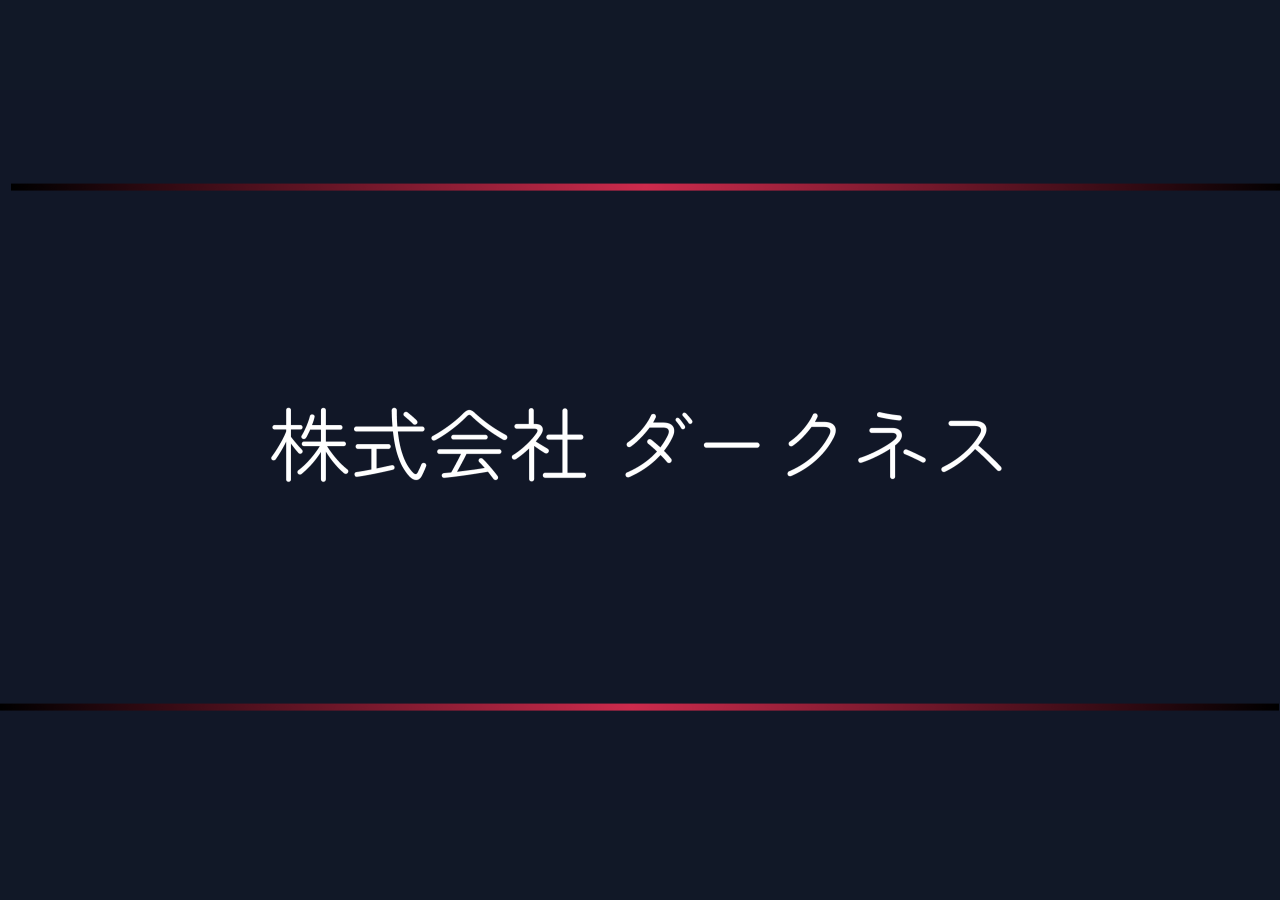
<file: index.html>
<!DOCTYPE html>
<html lang="ja">
<head>
  <meta charset="UTF-8" />
  <meta name="viewport" content="width=device-width, initial-scale=1.0" />
  <title>Dark Pattern Simulator | トップページ</title>
  <link rel="stylesheet" href="./css/home.css" />
</head>
<body class="home-page">
  <main class="home-flow" aria-live="polite">
    <button class="home-screen home-screen-button is-active" type="button" data-screen="title" aria-label="タイトル画面。クリックして次へ">
      <img src="./assets/images/title.png" alt="Dark Pattern Simulator" />
    </button>

    <button class="home-screen home-screen-button" type="button" data-screen="about" aria-label="このサイトについて。クリックして章選択へ">
      <img src="./assets/images/about.png" alt="このサイトについて" />
    </button>

    <section class="home-screen chapter-screen" data-screen="chapters" aria-label="章選択">
      <div class="chapter-artboard">
        <img src="./assets/images/chapters.png" alt="Chapters" />
        <a class="chapter-hit chapter-hit-ec" href="./pages/ec.html" aria-label="Chapter 1 ネットショッピング編を開始"></a>
        <a class="chapter-hit chapter-hit-subscription" href="./pages/subscription.html" aria-label="Chapter 2 サブスク編を開始"></a>
      </div>
    </section>
  </main>
  <script src="./js/home.js"></script>
</body>
</html>
</file>
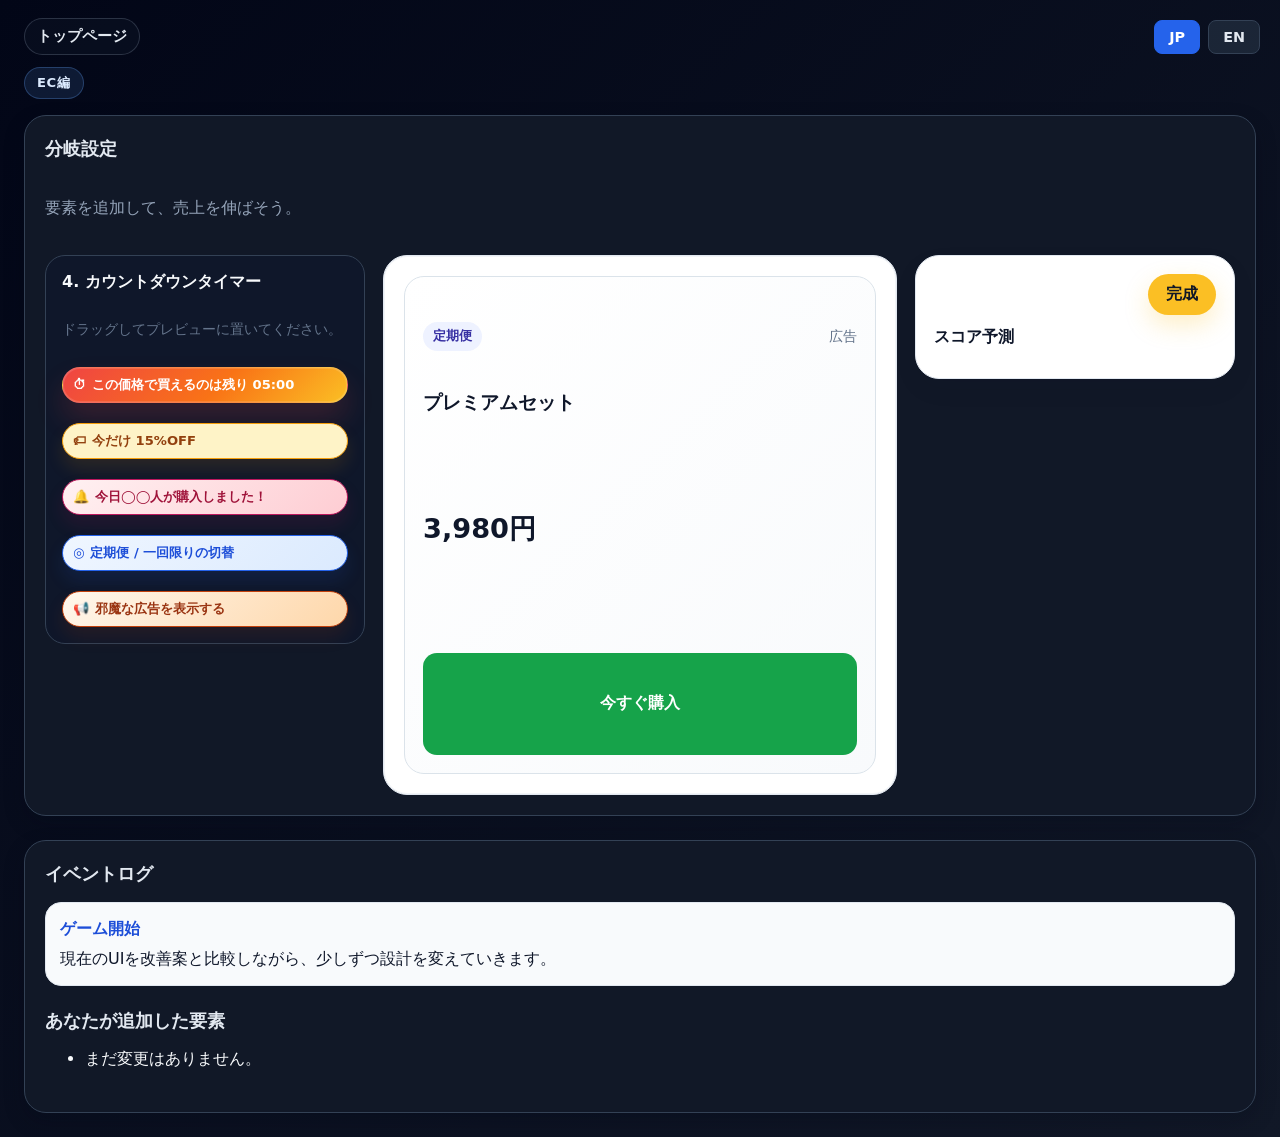
<file: ec.html>
<!DOCTYPE html>
<html lang="ja">
<head>
  <meta charset="UTF-8" />
  <meta name="viewport" content="width=device-width, initial-scale=1.0" />
  <title>Dark Pattern Simulator | EC編</title>
  <link rel="stylesheet" href="./styles.css" />
  <link rel="stylesheet" href="./scenario.css" />
</head>
<body class="scenario-page">
  <div class="branch-shell">
    <div class="scenario-header">
      <a class="scenario-home-link" href="./index.html">トップページ</a>
      <div class="language-toggle">
        <button class="lang-btn active" data-lang="ja">JP</button>
        <button class="lang-btn" data-lang="en">EN</button>
      </div>
    </div>
    <div class="scenario-topline">
      <span class="scenario-badge">EC編</span>
    </div>
    <section class="panel branch-panel">
      <h2 data-text="sectionSettings">分岐設定</h2>
      <p class="section-note" data-text="sectionSettingsNote">要素を追加して、売上を伸ばそう。</p>
      <div class="branch-layout">
        <div class="branch-left">
          <div class="branch-card">
            <h3 data-text="timerLabel">4. カウントダウンタイマー / 15% オフ</h3>
            <p class="timer-drop-hint">ドラッグしてプレビューに置いてください。</p>
            <div id="timerDraggable" class="timer-drag-item timer-placement" data-kind="timer" draggable="true">
              <span>⏱</span>
              <span>この価格で買えるのは残り 05:00</span>
            </div>
            <div id="discountDraggable" class="timer-drag-item timer-placement" data-kind="discount" draggable="true">
              <span>🏷</span>
              <span>今だけ 15%OFF</span>
            </div>
            
            <div id="purchaseNoticeDraggable" class="timer-drag-item timer-placement" data-kind="purchaseNotice" draggable="true">
              <span>🔔</span>
              <span>今日◯◯人が購入しました！</span>
            </div>
            <div id="subscriptionSwitchDraggable" class="timer-drag-item timer-placement" data-kind="subscriptionSwitch" draggable="true">
              <span>◎</span>
              <span>定期便 / 一回限りの切替</span>
            </div>
            <div id="intrusiveAdDraggable" class="timer-drag-item timer-placement" data-kind="intrusiveAd" draggable="true">
              <span>📢</span>
              <span>邪魔な広告を表示する</span>
            </div>
          </div>
        </div>
        <div class="branch-center">
          <div class="branch-preview" id="branchPreview"></div>
        </div>
        <div class="branch-right">
          <div class="branch-score">
            <button type="button" class="finish-button" id="finishMetricsButton" data-text="finishMetrics">完成</button>
            <div class="branch-metrics-content" id="branchMetricsContent">
              <h3 data-text="predictionTitle">スコア予測</h3>
              <div class="branch-chart" id="branchChart"></div>
            </div>
          </div>
        </div>
      </div>
    </section>
  </div>

  <div class="main">
    <section class="panel">
      <div class="panel-sub">
        <h2 data-text="eventLog">イベントログ</h2>
        <div class="log-list" id="logContainer"></div>
      </div>
      <div class="panel-sub">
        <h2 data-text="appliedElements">あなたが追加した要素</h2>
        <ul id="appliedElements"></ul>
      </div>
    </section>
  </div>

  <div class="overlay hidden" id="abOverlay">
    <div class="modal-card" id="abCard"></div>
  </div>
  <div class="overlay hidden" id="messageOverlay">
    <div class="message-card" id="messageCard"></div>
  </div>
  <div class="overlay hidden" id="metricsOverlay">
    <div class="modal-card result-modal">
      <div class="metric-modal-head">
        <h3>Result</h3>
        <button type="button" class="button secondary" id="closeMetricsButton">閉じる</button>
      </div>
      <div id="metricsPopupContent"></div>
    </div>
  </div>

  <script src="./i18n.js"></script>
  <script src="./branch.js"></script>
  <script src="./game.js"></script>
</body>
</html>
</file>
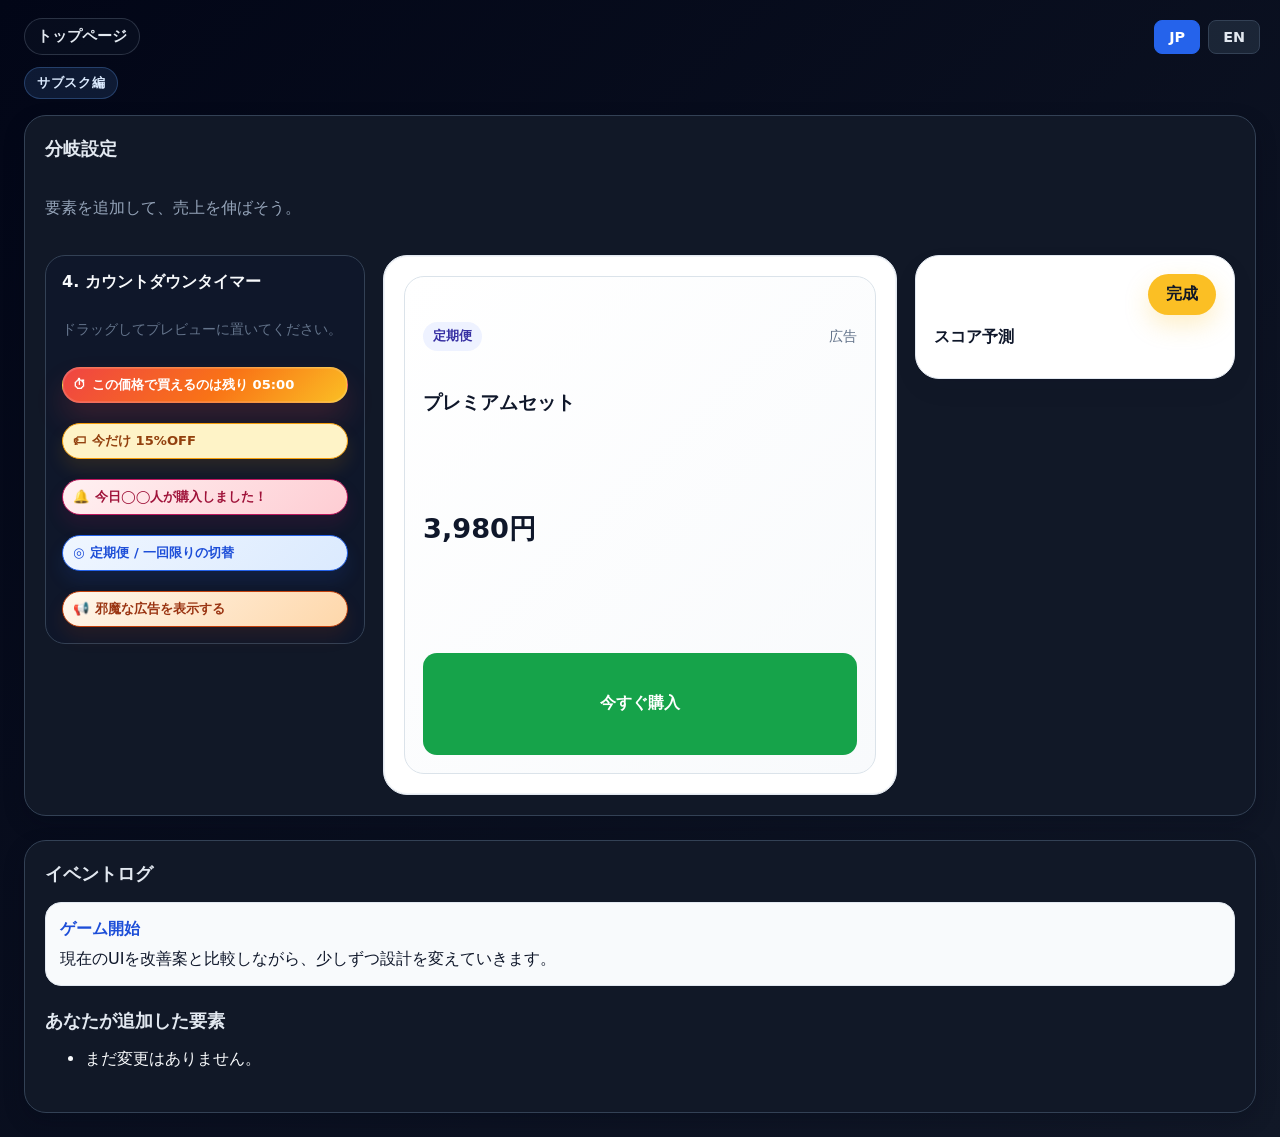
<file: subscription.html>
<!DOCTYPE html>
<html lang="ja">
<head>
  <meta charset="UTF-8" />
  <meta name="viewport" content="width=device-width, initial-scale=1.0" />
  <title>Dark Pattern Simulator | サブスク編</title>
  <link rel="stylesheet" href="./styles.css" />
  <link rel="stylesheet" href="./scenario.css" />
</head>
<body class="scenario-page">
  <div class="branch-shell">
    <div class="scenario-header">
      <a class="scenario-home-link" href="./index.html">トップページ</a>
      <div class="language-toggle">
        <button class="lang-btn active" data-lang="ja">JP</button>
        <button class="lang-btn" data-lang="en">EN</button>
      </div>
    </div>
    <div class="scenario-topline">
      <span class="scenario-badge">サブスク編</span>
    </div>
    <section class="panel branch-panel">
      <h2 data-text="sectionSettings">分岐設定</h2>
      <p class="section-note" data-text="sectionSettingsNote">要素を追加して、売上を伸ばそう。</p>
      <div class="branch-layout">
        <div class="branch-left">
          <div class="branch-card">
            <h3 data-text="timerLabel">4. カウントダウンタイマー / 15% オフ</h3>
            <p class="timer-drop-hint">ドラッグしてプレビューに置いてください。</p>
            <div id="timerDraggable" class="timer-drag-item timer-placement" data-kind="timer" draggable="true">
              <span>⏱</span>
              <span>この価格で買えるのは残り 05:00</span>
            </div>
            <div id="discountDraggable" class="timer-drag-item timer-placement" data-kind="discount" draggable="true">
              <span>🏷</span>
              <span>今だけ 15%OFF</span>
            </div>
            
            <div id="purchaseNoticeDraggable" class="timer-drag-item timer-placement" data-kind="purchaseNotice" draggable="true">
              <span>🔔</span>
              <span>今日◯◯人が購入しました！</span>
            </div>
            <div id="subscriptionSwitchDraggable" class="timer-drag-item timer-placement" data-kind="subscriptionSwitch" draggable="true">
              <span>◎</span>
              <span>定期便 / 一回限りの切替</span>
            </div>
            <div id="intrusiveAdDraggable" class="timer-drag-item timer-placement" data-kind="intrusiveAd" draggable="true">
              <span>📢</span>
              <span>邪魔な広告を表示する</span>
            </div>
          </div>
        </div>
        <div class="branch-center">
          <div class="branch-preview" id="branchPreview"></div>
        </div>
        <div class="branch-right">
          <div class="branch-score">
            <button type="button" class="finish-button" id="finishMetricsButton" data-text="finishMetrics">完成</button>
            <div class="branch-metrics-content" id="branchMetricsContent">
              <h3 data-text="predictionTitle">スコア予測</h3>
              <div class="branch-chart" id="branchChart"></div>
            </div>
          </div>
        </div>
      </div>
    </section>
  </div>

  <div class="main">
    <section class="panel">
      <div class="panel-sub">
        <h2 data-text="eventLog">イベントログ</h2>
        <div class="log-list" id="logContainer"></div>
      </div>
      <div class="panel-sub">
        <h2 data-text="appliedElements">あなたが追加した要素</h2>
        <ul id="appliedElements"></ul>
      </div>
    </section>
  </div>

  <div class="overlay hidden" id="abOverlay">
    <div class="modal-card" id="abCard"></div>
  </div>
  <div class="overlay hidden" id="messageOverlay">
    <div class="message-card" id="messageCard"></div>
  </div>
  <div class="overlay hidden" id="metricsOverlay">
    <div class="modal-card result-modal">
      <div class="metric-modal-head">
        <h3>Result</h3>
        <button type="button" class="button secondary" id="closeMetricsButton">閉じる</button>
      </div>
      <div id="metricsPopupContent"></div>
    </div>
  </div>

  <script src="./i18n.js"></script>
  <script src="./branch.js"></script>
  <script src="./game.js"></script>
</body>
</html>
</file>
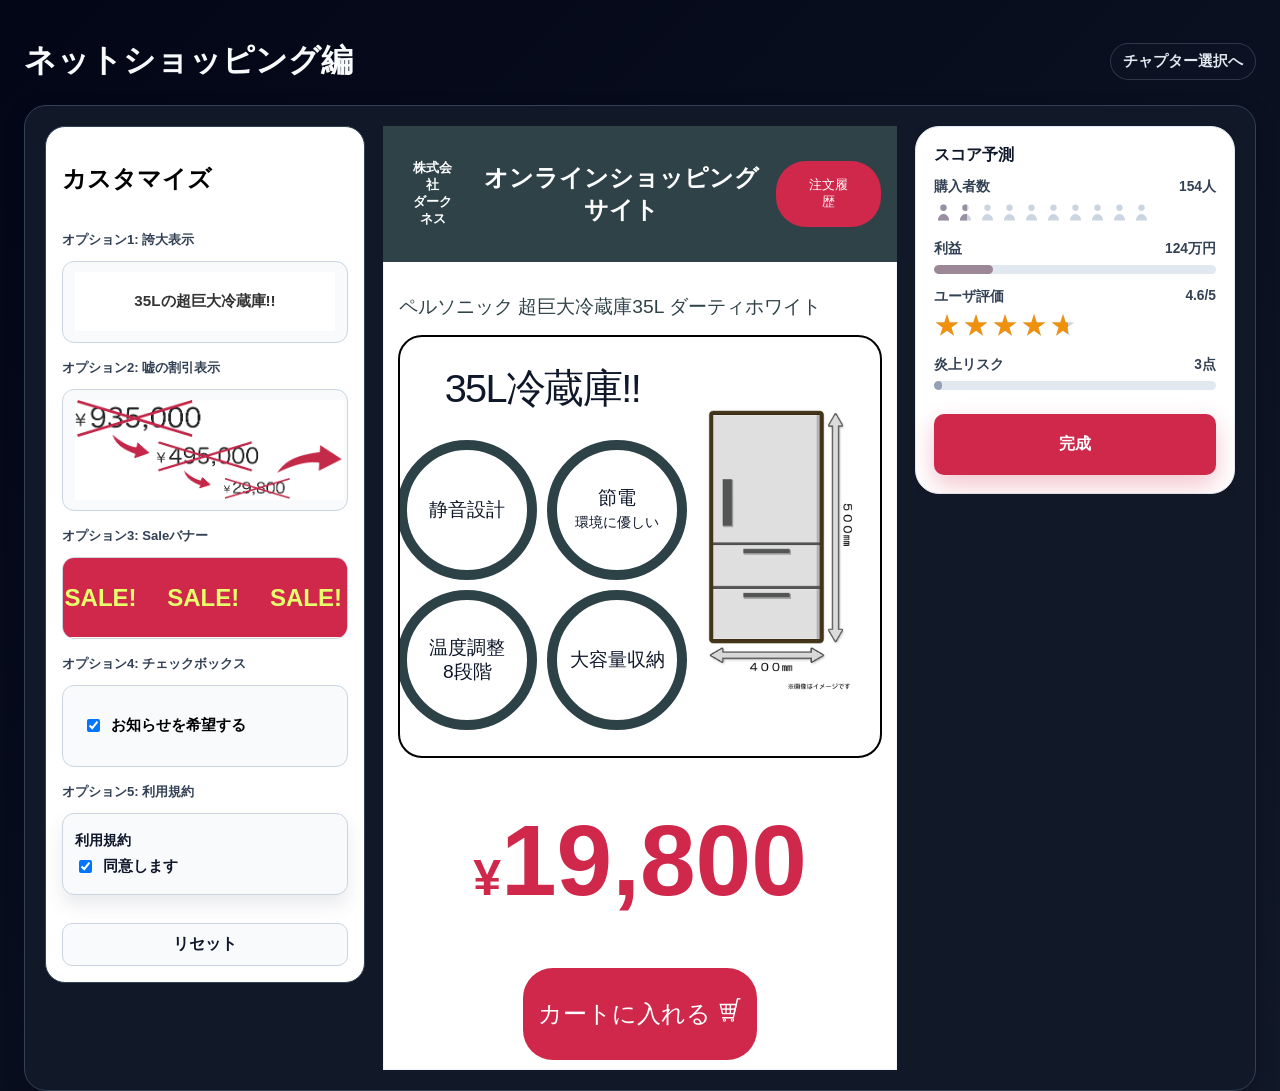
<file: pages/ec.html>
<!DOCTYPE html>
<html lang="ja">
<head>
  <meta charset="UTF-8" />
  <meta name="viewport" content="width=device-width, initial-scale=1.0" />
  <title>Dark Pattern Simulator | EC編</title>
  <link rel="stylesheet" href="../css/styles.css" />
  <link rel="stylesheet" href="../css/ec.css" />

  <link rel="preconnect" href="https://fonts.googleapis.com">
  <link rel="preconnect" href="https://fonts.gstatic.com" crossorigin>
  <link href="https://fonts.googleapis.com/css2?family=Inter:ital,opsz,wght@0,14..32,100..900;1,14..32,100..900&family=Kosugi+Maru&family=Zen+Maru+Gothic&display=swap" rel="stylesheet">

  
</head>
<body class="scenario-page ec-page">
  <div class="branch-shell">
    <header class="scenario-header">
      <h1 data-text="scenarioTitle">ネットショッピング編</h1>
      <a class="scenario-home-link" href="../index.html#chapters">チャプター選択へ</a>
    </header>
    <section class="panel branch-panel">
      <div class="branch-layout">
        <div class="branch-left">
          <div class="branch-card">
            <h2>カスタマイズ</h2>

            <section>オプション1: 誇大表示</section>
            <div id="timerDraggable" class="item" back data-kind="timer" draggable="true">
              <div class="custom-preview">
                <h4 style="color: #333;">35Lの超巨大冷蔵庫!!</h4>
              </div>
            </div>

            <section>オプション2: 嘘の割引表示</section>
            <div id="discountDraggable" class="item" background="white" data-kind="discount" draggable="true">
              <img src="../assets/images/discount.png"  height="100" style="background: white;" alt="割引バッジ" />
            </div>
            
            <section>オプション3: Saleバナー</section>
            <div id="saleBadgeDraggable" class="item" data-kind="saleBadge" draggable="true">
              <div class="sale-badge" >
                <p> SALE! SALE! SALE! </p> 
              </div>
            </div>

            <section>オプション4: チェックボックス</section>
            <div id="subscriptionSwitchDraggable" class="item" data-kind="subscriptionSwitch" draggable="true">
              <label class="option-mini-check">
                <div></div>
                <input type="checkbox" checked />
                <span>お知らせを希望する</span>
              </label>
            </div>

            <section>オプション5: 利用規約</section>
            <div id="termsDraggable" class="item" data-kind="terms" draggable="true">
              <div>利用規約</div>
              <label class="option-mini-check">
                <input type="checkbox" checked />
                <span>同意します</span>
              </label>
            </div>
          </div>
        </div>


        <div class="branch-center">
          <div class="branch-preview" id="branchPreview"></div>
        </div>


        <div class="branch-right">
          <div class="branch-score">
            <div class="branch-metrics-content" id="branchMetricsContent">
              <h3 data-text="predictionTitle">スコア予測</h3>
              <div class="branch-chart" id="branchChart"></div>
              <button type="button" class="finish-button" id="finishMetricsButton" data-text="finishMetrics">完成</button>
            </div>
          </div>
        </div>
      </div>
    </section>
  </div>

  <div class="overlay hidden" id="abOverlay">
    <div class="modal-card" id="abCard"></div>
  </div>
  <div class="overlay hidden" id="messageOverlay">
    <div class="message-card" id="messageCard"></div>
  </div>
  <div class="overlay hidden" id="metricsOverlay">
    <div class="modal-card result-modal">
      <div class="metric-modal-head">
        <h3>Result</h3>
        <div class="metric-modal-actions">
          <a class="button result-chapter-link result-chapter-link-subscription" href="./subscription.html">サブスク編へ</a>
          <button type="button" class="button secondary" id="closeMetricsButton">閉じる</button>
        </div>
      </div>
      <div id="metricsPopupContent"></div>
    </div>
  </div>

  <!--
     <div class="language-toggle">
        <button class="lang-btn active" data-lang="ja">JP</button>
        <button class="lang-btn" data-lang="en">EN</button>
      </div>
  -->

  <script src="../js/i18n.js"></script>
  <script src="../js/branch.js"></script>
  <script src="../js/game.js"></script>
</body>
</html>
</file>
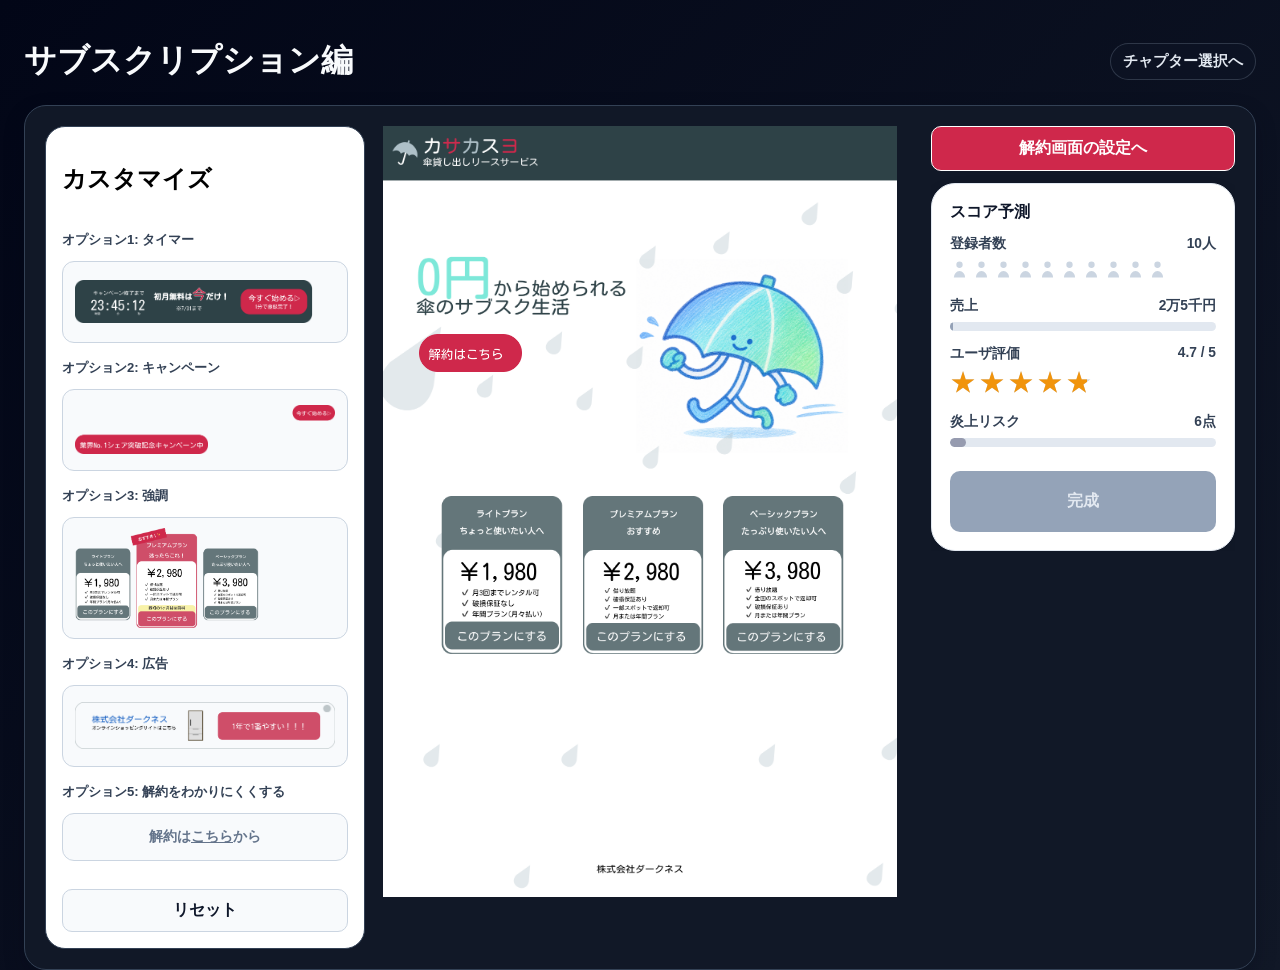
<file: pages/subscription.html>
<!DOCTYPE html>
<html lang="ja">
<head>
  <meta charset="UTF-8">
  <meta name="viewport" content="width=device-width, initial-scale=1.0">
  <title>Dark Pattern Simulator | サブスク編</title>
  <link rel="stylesheet" href="../css/styles.css">
  <link rel="stylesheet" href="../css/subscription.css">
  <link rel="preconnect" href="https://fonts.googleapis.com">
  <link rel="preconnect" href="https://fonts.gstatic.com" crossorigin>
  <link href="https://fonts.googleapis.com/css2?family=Inter:wght@400;700;800&family=Kosugi+Maru&display=swap" rel="stylesheet">
</head>
<body class="scenario-page subscription-page">
  <div class="branch-shell">
    <header class="scenario-header">
      <h1>サブスクリプション編</h1>
      <a class="scenario-home-link" href="../index.html#chapters">チャプター選択へ</a>
    </header>
    <section class="panel branch-panel">
      <div class="branch-layout">
        <div class="branch-left">
          <div class="branch-card subscription-options" id="subscriptionOptions"></div>
        </div>
        <div class="branch-center"><div class="branch-preview subscription-preview" id="branchPreview" aria-label="サブスクサービスのプレビュー"></div></div>
        <div class="branch-right"><button type="button" class="screen-switch-button" id="screenToggleButton">解約画面の設定へ</button><div class="branch-score"><div class="branch-metrics-content"><h3>スコア予測</h3><div class="branch-chart" id="branchChart"></div><button type="button" class="finish-button" id="finishMetricsButton" disabled>完成</button></div></div></div>
      </div>
    </section>
  </div>
  <div class="overlay hidden" id="metricsOverlay"><div class="modal-card result-modal"><div class="metric-modal-head"><h3>Result</h3><div class="metric-modal-actions"><a class="button result-chapter-link result-chapter-link-ec" href="./ec.html">ネットショッピング編へ</a><button type="button" class="button secondary" id="closeMetricsButton">閉じる</button></div></div><div id="metricsPopupContent"></div></div></div>
  <script src="../js/subscription.js"></script>
</body>
</html>
</file>
<file: css/home.css>
:root { background: #111827; }
* { box-sizing: border-box; }
body.home-page { margin: 0; min-height: 100vh; overflow: hidden; background: #111827; }
.home-flow { position: relative; width: 100vw; height: 100vh; }
.home-screen { position: absolute; inset: 0; display: grid; place-items: center; width: 100%; height: 100%; padding: 0; border: 0; background: #111827; opacity: 0; visibility: hidden; pointer-events: none; transition: opacity 480ms ease, visibility 0s linear 480ms; }
.home-screen.is-active { opacity: 1; visibility: visible; pointer-events: auto; transition: opacity 480ms ease; }
.home-screen img { display: block; width: min(100vw, calc(100vh * 1.7777778)); height: min(100vh, calc(100vw / 1.7777778)); object-fit: contain; user-select: none; }
.home-screen-button { cursor: pointer; }
.home-screen-button:focus-visible { outline: 4px solid #fff; outline-offset: -8px; }
.chapter-screen { position: absolute; }
.chapter-artboard { position: relative; width: min(100vw, calc(100vh * 1.7777778)); aspect-ratio: 16 / 9; }
.chapter-artboard img { width: 100%; height: 100%; pointer-events: none; }
.chapter-hit { position: absolute; left: 7.7%; width: 84.6%; height: 31.7%; border-radius: 2%; }
.chapter-hit-ec { top: 22.5%; }
.chapter-hit-subscription { top: 56.5%; }
.chapter-hit:focus-visible { outline: 4px solid #fff; outline-offset: -4px; }
</file>
<file: styles.css>
:root {
      --bg: #000000;
      --panel: #111827;
      --border: #334155;
      --text: #f8fafc;
      --muted: #94a3b8;
      --accent: #64748b;
      --danger: #fb923c;
      --success: #cbd5e1;
      --warning: #fbbf24;
      --card: #111827;
      --shadow: 0 12px 30px rgba(2,6,23,0.35);
      font-family: Inter, ui-sans-serif, system-ui, sans-serif;
    }
    * {
      box-sizing: border-box;
    }
    body {
      margin: 0;
      min-height: 100vh;
      background: linear-gradient(135deg, #020617 0%, #111827 100%);
      color: var(--text);
    }
    button, .card {
      font: inherit;
    }
    .top-bar {
      display: none;
    }
    .stat-pill {
      background: var(--panel);
      border: 1px solid var(--border);
      border-radius: 14px;
      padding: 12px 14px;
      display: flex;
      flex-direction: column;
      gap: 4px;
      box-shadow: var(--shadow);
    }
    .stat-pill strong {
      font-size: 0.92rem;
      color: var(--muted);
      font-weight: 600;
    }
    .stat-pill .value {
      font-size: 1.15rem;
      font-weight: 700;
    }
    .main {
      display: grid;
      grid-template-columns: 1fr;
      gap: 18px;
      padding: 24px;
    }
    .branch-shell {
      padding: 24px 24px 0;
    }
    .branch-panel {
      display: grid;
      gap: 18px;
    }
    .branch-layout {
      display: grid;
      grid-template-columns: minmax(280px, 320px) minmax(0, 1fr) minmax(260px, 320px);
      gap: 18px;
      align-items: start;
    }
    .branch-left {
      display: grid;
      gap: 12px;
    }
    .branch-center {
      display: flex;
      justify-content: center;
    }
    .branch-right {
      display: grid;
      gap: 12px;
      align-content: start;
    }
    .branch-card {
      background: #0f172a;
      border: 1px solid #334155;
      border-radius: 20px;
      padding: 16px;
      display: grid;
      gap: 12px;
    }
    .branch-card h3 {
      margin: 0;
      font-size: 1rem;
    }
    .branch-options {
      display: flex;
      flex-wrap: wrap;
      gap: 8px;
    }
    .branch-option {
      border: 1px solid #334155;
      background: #111827;
      color: #e2e8f0;
      border-radius: 999px;
      padding: 8px 12px;
      font-weight: 700;
      cursor: pointer;
      transition: transform 0.2s ease, background 0.2s ease, border-color 0.2s ease;
    }
    .branch-option:hover {
      transform: translateY(-1px);
    }
    .branch-option.active {
      background: #2563eb;
      border-color: #2563eb;
      color: white;
    }
    .branch-preview {
      width: 100%;
      min-height: 60vh;
      max-width: 760px;
      background: #ffffff;
      border: 1px solid #e2e8f0;
      border-radius: 24px;
      padding: 20px;
      display: grid;
      gap: 14px;
      color: #0f172a;
      box-shadow: inset 0 0 0 1px rgba(148,163,184,0.12);
      overflow: auto;
    }
    .branch-preview.drag-over {
      border-color: #2563eb;
      box-shadow: 0 0 0 3px rgba(37,99,235,0.15);
    }
    .branch-preview-head {
      display: flex;
      justify-content: space-between;
      align-items: center;
      gap: 12px;
      flex-wrap: wrap;
    }
    .branch-preview-pill {
      display: inline-flex;
      align-items: center;
      border-radius: 999px;
      padding: 6px 10px;
      background: #eff6ff;
      color: #1d4ed8;
      font-size: 0.78rem;
      font-weight: 800;
      letter-spacing: 0.06em;
      text-transform: uppercase;
    }
    .branch-preview-card {
      position: relative;
      border: 1px solid #dbe3ea;
      border-radius: 20px;
      padding: 18px;
      display: grid;
      gap: 12px;
      background: linear-gradient(135deg, #ffffff 0%, #f8fafc 100%);
    }
    .branch-preview-card .preview-top {
      display: flex;
      justify-content: space-between;
      align-items: center;
      gap: 8px;
      flex-wrap: wrap;
    }
    .branch-preview-card .preview-tag {
      display: inline-flex;
      padding: 6px 10px;
      border-radius: 999px;
      background: #eef2ff;
      color: #3730a3;
      font-weight: 800;
      font-size: 0.8rem;
    }
    .branch-preview-card .preview-subtle {
      color: #64748b;
      font-size: 0.9rem;
    }
    .social-proof-popup {
      position: absolute;
      top: 14px;
      right: 14px;
      max-width: min(250px, calc(100% - 28px));
      background: linear-gradient(135deg, #fff7ed 0%, #fde68a 100%);
      border: 1px solid #f59e0b;
      border-radius: 16px;
      padding: 10px 12px;
      box-shadow: 0 18px 30px rgba(180, 83, 9, 0.18);
      display: grid;
      gap: 4px;
      z-index: 3;
      animation: social-proof-pop 2.8s ease-in-out infinite;
    }
    .social-proof-badge {
      display: inline-flex;
      width: fit-content;
      border-radius: 999px;
      padding: 3px 8px;
      background: #dc2626;
      color: white;
      font-size: 0.7rem;
      font-weight: 800;
      letter-spacing: 0.08em;
      text-transform: uppercase;
    }
    .social-proof-text {
      color: #7c2d12;
      font-size: 0.95rem;
      font-weight: 900;
      line-height: 1.2;
    }
    .social-proof-subtext {
      color: #92400e;
      font-size: 0.74rem;
      font-weight: 700;
      line-height: 1.3;
    }
    .intrusive-ad-banner {
      border: 1px solid #d97706;
      border-radius: 16px;
      padding: 12px 14px;
      background: linear-gradient(135deg, #fff7ed 0%, #fed7aa 100%);
      display: grid;
      gap: 4px;
      box-shadow: 0 14px 26px rgba(217, 119, 6, 0.16);
      position: relative;
      overflow: hidden;
    }
    .intrusive-ad-banner::after {
      content: '';
      position: absolute;
      top: -18px;
      right: -18px;
      width: 86px;
      height: 86px;
      border-radius: 50%;
      background: rgba(255,255,255,0.22);
      filter: blur(1px);
    }
    .intrusive-ad-label {
      display: inline-flex;
      width: fit-content;
      border-radius: 999px;
      padding: 4px 8px;
      background: #1d4ed8;
      color: #fff;
      font-size: 0.7rem;
      font-weight: 900;
      letter-spacing: 0.08em;
      text-transform: uppercase;
    }
    .intrusive-ad-copy {
      color: #7c2d12;
      font-size: 0.96rem;
      font-weight: 900;
      line-height: 1.35;
      max-width: 24ch;
    }
    .intrusive-ad-note {
      color: #92400e;
      font-size: 0.74rem;
      font-weight: 700;
    }
    .purchase-mode-switch {
      display: grid;
      grid-template-columns: repeat(2, minmax(0, 1fr));
      gap: 10px;
      align-items: stretch;
    }
    .purchase-mode-button {
      appearance: none;
      border: 1px solid #cbd5e1;
      background: linear-gradient(135deg, #ffffff 0%, #f8fafc 100%);
      color: #0f172a;
      border-radius: 16px;
      padding: 12px 14px;
      display: flex;
      align-items: center;
      gap: 8px;
      justify-content: flex-start;
      font-weight: 800;
      cursor: pointer;
      transition: transform 0.2s ease, border-color 0.2s ease, box-shadow 0.2s ease, background 0.2s ease;
    }
    .purchase-mode-button:hover,
    .purchase-mode-button:focus-visible {
      transform: translateY(-1px);
      border-color: #2563eb;
      box-shadow: 0 10px 20px rgba(37, 99, 235, 0.12);
      outline: none;
    }
    .purchase-mode-button.active {
      border-color: #2563eb;
      background: linear-gradient(135deg, #eff6ff 0%, #dbeafe 100%);
      box-shadow: 0 12px 24px rgba(37, 99, 235, 0.14);
    }
    .purchase-mode-dot {
      color: #2563eb;
      font-size: 0.84rem;
      flex-shrink: 0;
    }
    .purchase-mode-note {
      min-height: 1.1em;
      color: #b45309;
      font-size: 0.74rem;
      font-weight: 700;
      margin-top: -2px;
      opacity: 0;
      transition: opacity 0.2s ease;
    }
    .purchase-mode-note.visible {
      opacity: 1;
    }
    @keyframes social-proof-pop {
      0%, 100% { transform: translateY(0); }
      50% { transform: translateY(-4px); }
    }
    @media (max-width: 720px) {
      .social-proof-popup {
        position: static;
        max-width: none;
      }
      .purchase-mode-switch {
        grid-template-columns: 1fr;
      }
    }
    .subscription-callout {
      position: relative;
      width: 100%;
      display: grid;
      gap: 0;
      text-align: left;
      border: 1px solid transparent;
      border-radius: 18px;
      padding: 6px 10px;
      background: #f8fafc;
      color: #0f172a;
      cursor: pointer;
      transition: transform 0.2s ease, box-shadow 0.2s ease, border-color 0.2s ease, background 0.2s ease;
    }
    .subscription-callout:hover,
    .subscription-callout:focus-visible {
      transform: translateY(-1px);
      border-color: #dbe3ea;
    }
    .subscription-callout.selected {
      border-color: #dbe3ea;
      box-shadow: 0 8px 18px rgba(15, 23, 42, 0.08);
    }
    .subscription-callout .subscription-change-mark {
      position: absolute;
      top: 6px;
      right: 6px;
      width: 22px;
      height: 22px;
      border-radius: 999px;
      display: grid;
      place-items: center;
      background: #ffffff;
      color: #2563eb;
      font-size: 0.78rem;
      font-weight: 900;
      box-shadow: 0 4px 10px rgba(37, 99, 235, 0.14);
      opacity: 0;
      transform: scale(0.92);
      transition: opacity 0.2s ease, transform 0.2s ease, background 0.2s ease, color 0.2s ease;
    }
    .subscription-callout.selected .subscription-change-mark {
      opacity: 1;
      transform: scale(1);
    }
    .subscription-callout .subscription-callout-label {
      font-size: 0.76rem;
      font-weight: 900;
      letter-spacing: 0.08em;
      text-transform: uppercase;
      color: #2563eb;
    }
    .subscription-callout .subscription-callout-text {
      line-height: 1.25;
      color: #334155;
      font-size: 0.92rem;
      font-weight: 600;
    }
    .subscription-callout.clear {
      background: linear-gradient(135deg, #eff6ff 0%, #ffffff 100%);
      padding: 6px 10px;
    }
    .subscription-callout.clear.selected {
      border-color: #93c5fd;
    }
    .subscription-callout.clear .subscription-callout-text {
      font-size: 1rem;
      font-weight: 800;
      color: #0f172a;
    }
    .subscription-callout.clear .subscription-change-mark {
      background: #2563eb;
      color: #ffffff;
    }
    .subscription-callout.hidden {
      background: #f8fafc;
      padding: 6px 10px;
    }
    .subscription-callout.hidden.selected {
      border-color: #e2e8f0;
    }
    .subscription-callout.hidden .subscription-callout-text {
      font-size: 0.92rem;
      color: #64748b;
      font-weight: 500;
      line-height: 1.25;
    }
    .subscription-callout.hidden .subscription-change-mark {
      background: #e2e8f0;
      color: #64748b;
    }
    .scenario-page .branch-shell {
      padding-top: 18px;
    }
    .scenario-header {
      display: flex;
      justify-content: space-between;
      align-items: center;
      gap: 12px;
      margin-bottom: 12px;
      flex-wrap: wrap;
    }
    .scenario-topline {
      display: flex;
      justify-content: space-between;
      align-items: center;
      gap: 12px;
      margin-bottom: 16px;
      flex-wrap: wrap;
    }
    .scenario-badge {
      display: inline-flex;
      align-items: center;
      border-radius: 999px;
      padding: 6px 12px;
      background: rgba(96, 165, 250, 0.12);
      color: #dbeafe;
      border: 1px solid rgba(96, 165, 250, 0.28);
      font-size: 0.82rem;
      font-weight: 800;
      letter-spacing: 0.05em;
    }
    .scenario-home-link {
      color: #e2e8f0;
      text-decoration: none;
      font-size: 0.92rem;
      font-weight: 700;
      padding: 8px 12px;
      border: 1px solid rgba(148, 163, 184, 0.25);
      border-radius: 999px;
      background: rgba(15, 23, 42, 0.4);
      transition: transform 0.2s ease, border-color 0.2s ease, background 0.2s ease;
    }
    .scenario-home-link:hover,
    .scenario-home-link:focus-visible {
      transform: translateY(-1px);
      border-color: rgba(96, 165, 250, 0.5);
      background: rgba(30, 41, 59, 0.65);
      outline: none;
    }
    .home-title {
      font-family: Zen Maru Gothic;
      font-weight: 400;
      font-style: Regular;
      font-size: 80px;
      line-height: 100%;
      letter-spacing: 0%;
      text-align: center;
      color: #FFFFFF;
    }
    .home-page {
      display: flex;
      align-items: stretch;
      justify-content: center;
      padding: 28px 20px 36px;
      background:
        radial-gradient(circle at top left, rgba(96, 165, 250, 0.18), transparent 30%),
        radial-gradient(circle at top right, rgba(251, 191, 36, 0.14), transparent 24%),
        linear-gradient(135deg, #020617 0%, #0f172a 52%, #111827 100%);
    }
    .home-shell {
      width: min(1120px, 100%);
      display: grid;
      gap: 20px;
    }
    .home-hero::before,
    .home-hero::after {
      content: '';
      position: absolute;
      border-radius: 999px;
      pointer-events: none;
      filter: blur(2px);
    }
    .home-hero::before {
      width: 180px;
      height: 180px;
      top: -40px;
      right: -20px;
      background: rgba(96, 165, 250, 0.16);
    }
    .home-hero::after {
      width: 220px;
      height: 220px;
      bottom: -110px;
      left: -40px;
      background: rgba(251, 191, 36, 0.14);
    }
    .home-hero-grid {
      position: relative;
      z-index: 1;
      display: grid;
      grid-template-columns: minmax(0, 1.4fr) minmax(280px, 0.9fr);
      gap: 20px;
      align-items: end;
    }
    .home-kicker {
      margin: 0 0 10px;
      color: #93c5fd;
      font-size: 0.82rem;
      font-weight: 800;
      letter-spacing: 0.16em;
      text-transform: uppercase;
    }
    .home-title {
      margin: 0;
      font-size: clamp(2.2rem, 4vw, 4.4rem);
      line-height: 0.98;
      letter-spacing: -0.04em;
    }
    .home-copy {
      margin: 18px 0 0;
      max-width: 60ch;
      color: #cbd5e1;
      font-size: 1rem;
      line-height: 1.8;
    }
    .home-actions {
      margin-top: 22px;
      display: flex;
      flex-wrap: wrap;
      gap: 12px;
    }
    .home-action {
      display: inline-flex;
      align-items: center;
      justify-content: center;
      gap: 10px;
      min-height: 48px;
      padding: 0 18px;
      border-radius: 999px;
      font-weight: 800;
      text-decoration: none;
      transition: transform 0.2s ease, box-shadow 0.2s ease, border-color 0.2s ease, background 0.2s ease;
    }
    .home-action.primary {
      color: #0f172a;
      background: linear-gradient(135deg, #f8fafc, #dbeafe);
      box-shadow: 0 14px 28px rgba(148, 163, 184, 0.18);
    }
    .home-action.secondary {
      color: #e2e8f0;
      border: 1px solid rgba(148, 163, 184, 0.25);
      background: rgba(15, 23, 42, 0.45);
    }
    .home-action:hover,
    .home-action:focus-visible {
      transform: translateY(-1px);
      outline: none;
    }
    .home-meta-panel {
      border-radius: 24px;
      border: 1px solid rgba(148, 163, 184, 0.22);
      background: rgba(15, 23, 42, 0.55);
      padding: 18px;
      display: grid;
      gap: 12px;
      backdrop-filter: blur(8px);
    }
    .home-meta-label {
      margin: 0;
      color: #93c5fd;
      font-size: 0.82rem;
      font-weight: 800;
      letter-spacing: 0.08em;
      text-transform: uppercase;
    }
    .home-meta-list {
      margin: 0;
      padding: 0;
      list-style: none;
      display: grid;
      gap: 10px;
    }
    .home-meta-list li {
      display: flex;
      gap: 10px;
      align-items: flex-start;
      color: #e2e8f0;
      line-height: 1.5;
    }
    .home-meta-list li::before {
      content: '•';
      color: #fbbf24;
      font-weight: 900;
    }
    .entry-grid {
      display: grid;
      grid-template-columns: repeat(2, minmax(0, 1fr));
      gap: 18px;
    }
    .entry-card {
      position: relative;
      overflow: hidden;
      display: grid;
      gap: 12px;
      min-height: 240px;
      padding: 22px;
      border-radius: 24px;
      border: 1px solid rgba(148, 163, 184, 0.22);
      background: linear-gradient(180deg, rgba(17, 24, 39, 0.94), rgba(15, 23, 42, 0.9));
      color: #f8fafc;
      text-decoration: none;
      box-shadow: 0 20px 40px rgba(2, 6, 23, 0.2);
      transition: transform 0.22s ease, border-color 0.22s ease, box-shadow 0.22s ease;
    }
    .entry-card::after {
      content: '';
      position: absolute;
      inset: auto -32px -32px auto;
      width: 150px;
      height: 150px;
      border-radius: 50%;
      background: rgba(96, 165, 250, 0.12);
      pointer-events: none;
    }
    .entry-card:hover,
    .entry-card:focus-visible {
      transform: translateY(-3px);
      border-color: rgba(96, 165, 250, 0.38);
      box-shadow: 0 24px 50px rgba(2, 6, 23, 0.28);
      outline: none;
    }
    .entry-tag {
      display: inline-flex;
      width: fit-content;
      align-items: center;
      border-radius: 999px;
      padding: 6px 10px;
      font-size: 0.8rem;
      font-weight: 800;
      letter-spacing: 0.06em;
      text-transform: uppercase;
      color: #dbeafe;
      background: rgba(37, 99, 235, 0.16);
      border: 1px solid rgba(96, 165, 250, 0.25);
    }
    .entry-title {
      margin: 0;
      font-size: 1.5rem;
      line-height: 1.15;
    }
    .entry-copy {
      margin: 0;
      color: #cbd5e1;
      line-height: 1.75;
      max-width: 46ch;
    }
    .entry-foot {
      margin-top: auto;
      display: flex;
      align-items: center;
      justify-content: space-between;
      gap: 12px;
      flex-wrap: wrap;
      z-index: 1;
    }
    .entry-cta {
      display: inline-flex;
      align-items: center;
      gap: 8px;
      color: #f8fafc;
      font-weight: 800;
    }
    .entry-note {
      color: #94a3b8;
      font-size: 0.84rem;
      font-weight: 700;
    }
    .home-footer {
      color: #94a3b8;
      font-size: 0.88rem;
      text-align: center;
      padding: 4px 8px 0;
    }
    @media (max-width: 900px) {
      .home-hero-grid,
      .entry-grid {
        grid-template-columns: 1fr;
      }
    }
    @media (max-width: 640px) {
      .home-page {
        padding: 18px 14px 24px;
      }
      .home-hero {
        padding: 22px;
      }
      .entry-card {
        min-height: 220px;
        padding: 18px;
      }
      .scenario-topline {
        align-items: flex-start;
      }
    }
    .branch-preview-card .subscription-callout {
      margin-top: 0;
    }
    .branch-preview-card .product-title {
      margin: 0;
      font-size: 1.2rem;
    }
    .branch-preview-card .price-row {
      display: flex;
      align-items: center;
      flex-wrap: wrap;
      gap: 10px;
    }
    .branch-preview-card .price-row .promo-badge {
      padding: 6px 10px;
      background: #fef3c7;
      color: #92400e;
      font-size: 0.8rem;
    }
    .branch-preview-card .price-row .timer-inline {
      position: relative;
      display: inline-flex;
      align-items: center;
      gap: 6px;
      padding: 8px 12px;
      border-radius: 999px;
      border: 1px solid rgba(255, 255, 255, 0.18);
      background: linear-gradient(135deg, #ef4444 0%, #f97316 55%, #fbbf24 100%);
      color: #ffffff;
      font-size: 0.95rem;
      font-weight: 900;
      letter-spacing: 0.03em;
      font-variant-numeric: tabular-nums;
    }
    .branch-preview-card .price-row .timer-inline.selected {
      outline: 2px dashed #ffffff;
      outline-offset: 2px;
      box-shadow:
        0 18px 32px rgba(220, 38, 38, 0.34),
        inset 0 0 0 1px rgba(255, 255, 255, 0.18);
    }
    .branch-preview-card .price-row .timer-inline .timer-remove,
    .branch-preview-card .price-row .discount-remove,
    .timer-placement[data-role="timer-widget"] .timer-remove,
    .timer-remove {
      position: absolute;
      top: -8px;
      right: -8px;
      width: 20px;
      height: 20px;
      border-radius: 999px;
      border: none;
      background: #ffffff;
      color: #dc2626;
      display: grid;
      place-items: center;
      font-size: 0.8rem;
      cursor: pointer;
      line-height: 1;
      padding: 0;
      box-shadow: 0 6px 14px rgba(15, 23, 42, 0.18);
    }
    .branch-preview-card .price-row .discount-inline {
      position: relative;
      display: inline-flex;
      align-items: center;
      gap: 6px;
      cursor: pointer;
    }
    .branch-preview-card .price-row .discount-inline.selected {
      outline: 2px dashed #f59e0b;
      outline-offset: 2px;
    }
    .branch-preview-card .price-main {
      font-size: 1.7rem;
      font-weight: 800;
      color: #0f172a;
    }
    .branch-preview-card .price-original {
      position: relative;
      display: inline-block;
      color: #64748b;
      font-size: 0.95rem;
      font-weight: 700;
      letter-spacing: 0.01em;
      line-height: 1;
      text-decoration: none;
    }
    .branch-preview-card .price-original::after {
      content: '';
      position: absolute;
      left: -0.18em;
      right: -0.18em;
      top: 50%;
      height: 0.12em;
      transform: translateY(-50%) rotate(-6deg);
      transform-origin: center;
      background: #ef4444;
      border-radius: 999px;
      color: #ef4444;
      pointer-events: none;
    }
    .branch-preview-card .promo-badges {
      display: flex;
      flex-wrap: wrap;
      gap: 8px;
      align-items: flex-start;
    }
    .branch-preview-card .promo-badge {
      display: inline-flex;
      border-radius: 999px;
      padding: 7px 10px;
      background: #fef3c7;
      color: #92400e;
      font-weight: 700;
      font-size: 0.82rem;
    }
    .branch-preview-card .promo-badge.timer-badge {
      background: #fef2f2;
      border: 1px solid #fecaca;
      color: #dc2626;
      font-size: 1rem;
      font-weight: 900;
      letter-spacing: 0.08em;
      box-shadow: 0 4px 12px rgba(220, 38, 38, 0.14);
      font-variant-numeric: tabular-nums;
    }
    .branch-preview-card .promo-timer-note {
      color: #dc2626;
      font-size: 0.78rem;
      font-weight: 800;
      letter-spacing: 0.04em;
      margin-right: 8px;
      text-transform: none;
    }
    .branch-preview-card .promo-badge.soft {
      background: #f1f5f9;
      color: #475569;
    }
    .branch-preview-card .preview-cta {
      width: 100%;
      padding: 13px 16px;
      border: none;
      border-radius: 14px;
      background: #16a34a;
      color: white;
      font-weight: 800;
      cursor: pointer;
    }
    .branch-score {
      background: #ffffff;
      border: 1px solid #e2e8f0;
      border-radius: 24px;
      padding: 18px;
      display: grid;
      gap: 12px;
      color: #0f172a;
      box-shadow: 0 10px 24px rgba(15, 23, 42, 0.06);
    }
    .branch-score h3 {
      margin: 0;
      font-size: 1rem;
    }
    .branch-metrics-content {
      display: grid;
      gap: 12px;
    }
    .branch-metrics-content.hidden {
      display: grid;
    }
    .finish-button {
      justify-self: end;
      border: none;
      border-radius: 999px;
      background: #fbbf24;
      color: #111827;
      padding: 10px 18px;
      font-weight: 800;
      cursor: pointer;
      box-shadow: 0 10px 24px rgba(251, 191, 36, 0.25);
    }
    .finish-button:hover {
      transform: translateY(-1px);
    }
    .timer-drag-item {
      display: inline-flex;
      align-items: center;
      gap: 6px;
      width: 100%;
      justify-content: flex-start;
      padding: 10px 12px;
      border-radius: 999px;
      border: 1px solid transparent;
      font-weight: 800;
      font-size: 0.9rem;
      cursor: grab;
      user-select: none;
      position: relative;
      transition: transform 0.2s ease, opacity 0.2s ease, filter 0.2s ease, box-shadow 0.2s ease, background 0.2s ease;
    }
    .timer-drag-item + .timer-drag-item {
      margin-top: 8px;
    }
    .timer-drag-item[data-kind="timer"] {
      border-color: rgba(255, 255, 255, 0.18);
      background: linear-gradient(135deg, #ef4444 0%, #f97316 55%, #fbbf24 100%);
      color: #ffffff;
      box-shadow:
        0 16px 28px rgba(239, 68, 68, 0.18),
        inset 0 0 0 1px rgba(255, 255, 255, 0.12);
    }
    .timer-drag-item[data-kind="discount"] {
      border-color: #f59e0b;
      background: #fef3c7;
      color: #92400e;
      box-shadow: 0 10px 18px rgba(245, 158, 11, 0.12);
    }
    .timer-drag-item[data-kind="purchaseNotice"] {
      border-color: #be185d;
      background: linear-gradient(135deg, #fff1f2 0%, #fecdd3 100%);
      color: #9f1239;
      box-shadow: 0 10px 18px rgba(190, 24, 93, 0.12);
    }
    .timer-drag-item[data-kind="subscriptionSwitch"] {
      border-color: #2563eb;
      background: linear-gradient(135deg, #eff6ff 0%, #dbeafe 100%);
      color: #1d4ed8;
      box-shadow: 0 10px 18px rgba(37, 99, 235, 0.12);
    }
    .timer-drag-item[data-kind="intrusiveAd"] {
      border-color: #c2410c;
      background: linear-gradient(135deg, #fff7ed 0%, #fed7aa 100%);
      color: #9a3412;
      box-shadow: 0 10px 18px rgba(194, 65, 12, 0.12);
    }
    .timer-drag-item.placed {
      opacity: 0.48;
      filter: grayscale(0.95) saturate(0.35);
      box-shadow: none;
    }
    .timer-drag-item.placed:hover {
      transform: none;
    }
    .timer-drop-hint {
      color: #64748b;
      font-size: 0.9rem;
      line-height: 1.5;
    }
    .timer-placement {
      display: inline-flex;
      align-items: center;
      gap: 6px;
      padding: 8px 10px;
      border-radius: 999px;
      border: 1px solid #f59e0b;
      background: #fff7ed;
      color: #c2410c;
      font-weight: 800;
      font-size: 0.82rem;
      position: relative;
    }
    .timer-placement[data-role="timer-widget"] {
      min-width: min(100%, 280px);
      padding: 12px 14px 12px 16px;
      border: 1px solid rgba(255, 255, 255, 0.18);
      background: linear-gradient(135deg, #ef4444 0%, #f97316 55%, #fbbf24 100%);
      color: #ffffff;
      box-shadow:
        0 16px 28px rgba(239, 68, 68, 0.28),
        inset 0 0 0 1px rgba(255, 255, 255, 0.14);
      font-size: 0.95rem;
      letter-spacing: 0.03em;
      animation: timer-pulse 1.8s ease-in-out infinite;
    }
    .timer-placement[data-role="timer-widget"]::before {
      content: 'COUNTDOWN';
      position: absolute;
      top: -10px;
      left: 12px;
      padding: 2px 8px;
      border-radius: 999px;
      background: rgba(17, 24, 39, 0.94);
      color: #fde68a;
      font-size: 0.65rem;
      font-weight: 900;
      letter-spacing: 0.16em;
    }
    .timer-placement[data-role="timer-widget"] > span:first-child {
      font-size: 1.1rem;
      filter: drop-shadow(0 2px 4px rgba(0, 0, 0, 0.18));
    }
    .timer-placement[data-role="timer-widget"] > span:nth-child(2) {
      font-size: 1.1rem;
      font-weight: 900;
      letter-spacing: 0.08em;
      text-shadow: 0 1px 2px rgba(0, 0, 0, 0.12);
    }
    .timer-placement.selected {
      outline: 2px dashed #dc2626;
      outline-offset: 4px;
      background: #fff1f2;
    }
    .timer-placement[data-role="timer-widget"].selected {
      outline-color: #ffffff;
      background: linear-gradient(135deg, #dc2626 0%, #fb7185 100%);
      box-shadow:
        0 18px 32px rgba(220, 38, 38, 0.34),
        inset 0 0 0 1px rgba(255, 255, 255, 0.18);
    }
    .branch-preview-card .subscription-callout + .price-row {
      margin-top: 2px;
    }
    .subscription-widget-shell {
      position: relative;
      display: grid;
      gap: 8px;
    }
    .subscription-widget-shell.selected .subscription-callout {
      border-color: #93c5fd;
      box-shadow: 0 0 0 3px rgba(59, 130, 246, 0.16);
    }
    .subscription-remove,
    .social-proof-remove,
    .intrusive-ad-remove {
      position: absolute;
      top: -8px;
      right: -8px;
      width: 20px;
      height: 20px;
      border-radius: 999px;
      border: none;
      background: #ffffff;
      color: #dc2626;
      display: grid;
      place-items: center;
      font-size: 0.8rem;
      cursor: pointer;
      line-height: 1;
      padding: 0;
      box-shadow: 0 6px 14px rgba(15, 23, 42, 0.18);
    }
    .social-proof-popup {
      position: relative;
    }
    .social-proof-popup.selected {
      outline: 2px dashed #be185d;
      outline-offset: 4px;
    }
    .intrusive-ad-banner.selected {
      outline: 2px dashed #c2410c;
      outline-offset: 4px;
    }
    .branch-metrics-content.hidden {
      display: none;
    }
    .metric-modal-head {
      display: flex;
      justify-content: space-between;
      align-items: center;
      gap: 12px;
      margin-bottom: 16px;
    }
    .metric-modal-head h3 {
      margin: 0;
      font-size: 1.2rem;
      color: #111827;
    }
    .branch-chart {
      display: grid;
      gap: 12px;
    }
    @keyframes branch-bar-grow {
      from {
        transform: scaleY(0);
      }
      to {
        transform: scaleY(1);
      }
    }
    .branch-chart-value {
      font-size: 0.95rem;
      font-weight: 800;
      color: #0f172a;
      text-align: center;
      min-height: 1.4em;
      font-variant-numeric: tabular-nums;
    }
    .branch-chart-rating {
      display: grid;
      justify-items: center;
      gap: 4px;
      min-height: 2.2em;
    }
    .branch-chart-rating-stars {
      position: relative;
      display: inline-block;
      font-size: 1rem;
      letter-spacing: 0.08em;
      line-height: 1;
      white-space: nowrap;
      font-weight: 900;
    }
    .branch-chart-rating-base {
      color: #cbd5e1;
    }
    .branch-chart-rating-fill {
      position: absolute;
      inset: 0 auto 0 0;
      width: 0;
      overflow: hidden;
      color: #f59e0b;
      transition: width 900ms cubic-bezier(0.22, 1, 0.36, 1);
    }
    .branch-chart-rating-caption {
      font-size: 0.82rem;
      color: #475569;
      font-weight: 700;
      font-variant-numeric: tabular-nums;
    }
    .prediction-grid {
      display: grid;
      gap: 10px;
    }
    .prediction-item {
      display: grid;
      grid-template-columns: minmax(0, 1fr) auto;
      gap: 12px;
      align-items: center;
      padding: 12px 14px;
      border-radius: 16px;
      border: 1px solid #e2e8f0;
      background: #f8fafc;
    }
    .prediction-item.high {
      border-color: #fecaca;
      background: #fff1f2;
    }
    .prediction-item.mid {
      border-color: #fde68a;
      background: #fffbeb;
    }
    .prediction-item.low {
      border-color: #bbf7d0;
      background: #f0fdf4;
    }
    .prediction-label {
      font-size: 0.9rem;
      font-weight: 800;
      color: #0f172a;
    }
    .prediction-detail {
      margin-top: 2px;
      font-size: 0.8rem;
      color: #64748b;
      line-height: 1.4;
    }
    .prediction-pill {
      display: inline-flex;
      align-items: center;
      justify-content: center;
      min-width: 56px;
      border-radius: 999px;
      padding: 6px 10px;
      font-weight: 900;
      font-size: 0.82rem;
    }
    .prediction-pill.high {
      background: #fee2e2;
      color: #b91c1c;
    }
    .prediction-pill.mid {
      background: #fef3c7;
      color: #92400e;
    }
    .prediction-pill.low {
      background: #dcfce7;
      color: #166534;
    }
    .branch-chart-grid {
      display: grid;
      grid-template-columns: repeat(4, minmax(0, 1fr));
      gap: 12px;
      align-items: end;
    }
    .branch-chart-item {
      display: grid;
      gap: 10px;
      min-height: 260px;
    }
    .branch-chart-bar {
      height: 220px;
      background: #e2e8f0;
      border-radius: 0;
      padding: 0;
      display: flex;
      align-items: flex-end;
      overflow: hidden;
    }
    .branch-chart-fill {
      width: 100%;
      border-radius: 0;
      background: linear-gradient(180deg, #60a5fa 0%, #2563eb 100%);
      transform-origin: bottom;
      transform: scaleY(0);
      animation: branch-bar-grow 900ms cubic-bezier(0.22, 1, 0.36, 1) forwards;
    }
    .branch-chart-label {
      font-size: 0.85rem;
      font-weight: 700;
      color: #334155;
      text-align: center;
    }
    .panel {
      background: #111827;
      border: 1px solid #334155;
      border-radius: 22px;
      box-shadow: 0 8px 20px rgba(2,6,23,0.25);
      padding: 20px;
    }
    .panel h2 {
      margin: 0 0 16px;
      font-size: 1.15rem;
      color: #e2e8f0;
    }
    .panel-sub {
      margin-bottom: 22px;
    }
    .section-note {
      margin: 0 0 16px;
      color: #94a3b8;
      line-height: 1.6;
    }
    .status-grid {
      display: grid;
      gap: 16px;
    }
    .small-stat {
      display: grid;
      gap: 8px;
      padding: 14px;
      background: #0f172a;
      border: 1px solid #334155;
      border-radius: 16px;
    }
    .small-stat label {
      color: var(--muted);
      font-size: 0.9rem;
      font-weight: 600;
    }
    .small-stat .value {
      font-size: 1.3rem;
      font-weight: 700;
    }
    .progress-bar {
      width: 100%;
      height: 16px;
      border-radius: 999px;
      background: #e2e8f0;
      overflow: hidden;
      margin-top: 8px;
    }
    .progress-fill {
      height: 100%;
      background: linear-gradient(135deg, #22c55e, #14b8a6);
      width: 0;
      transition: width 0.6s ease;
    }
    .ui-frame {
      background: #ffffff;
      border: 2px solid #2563eb;
      border-radius: 28px;
      padding: 22px;
      min-height: 540px;
      display: flex;
      flex-direction: column;
      gap: 18px;
      box-shadow: inset 0 0 0 1px rgba(37,99,235,0.08);
    }
    .ui-frame::before {
      content: '実際に運用中のUI';
      display: inline-flex;
      align-items: center;
      gap: 8px;
      padding: 8px 14px;
      border-radius: 999px;
      background: rgba(37,99,235,0.08);
      color: #1d4ed8;
      font-size: 0.85rem;
      font-weight: 700;
      width: fit-content;
    }
    .product-card {
      background: #ffffff;
      border: 1px solid #e2e8f0;
      border-radius: 24px;
      padding: 24px;
      display: grid;
      gap: 16px;
      position: relative;
    }
    .option-preview {
      border: 1px dashed #94a3b8;
      border-radius: 22px;
      background: #f1f5f9;
      padding: 12px;
      min-height: 260px;
      display: grid;
      gap: 10px;
      position: relative;
    }
    .preview-label {
      font-size: 0.85rem;
      font-weight: 700;
      color: #475569;
      text-transform: uppercase;
      letter-spacing: 0.08em;
      padding: 6px 10px;
      border-radius: 999px;
      background: rgba(15,23,42,0.05);
      width: fit-content;
    }
    .option-preview .product-card {
      margin: 0;
      border-color: #cbd5e1;
      box-shadow: none;
    }
    .product-card.large-button .primary-btn {
      padding: 18px 0;
      font-size: 1rem;
    }
    .product-card .top-row {
      display: flex;
      justify-content: space-between;
      gap: 12px;
      align-items: center;
    }
    .product-card .tag {
      display: inline-flex;
      padding: 8px 12px;
      border-radius: 999px;
      background: #eef2ff;
      color: #3730a3;
      font-weight: 700;
      font-size: 0.9rem;
    }
    .product-card .unsubscribe {
      border: none;
      background: transparent;
      color: #64748b;
      font-size: 0.92rem;
      cursor: default;
    }
    .product-card .unsubscribe.small {
      font-size: 0.82rem;
      color: #475569;
    }
    .product-card h3 {
      margin: 0;
      font-size: 1.5rem;
    }
    .product-card p {
      margin: 0;
      color: #475569;
      line-height: 1.7;
    }
    .product-card .highlight-box {
      padding: 14px 16px;
      border-radius: 18px;
      border: 1px solid #c7d2fe;
      background: #eef2ff;
      color: #1e3a8a;
      font-weight: 700;
    }
    .product-card .toast {
      display: inline-flex;
      align-items: center;
      border-radius: 16px;
      padding: 10px 14px;
      background: #fef3c7;
      color: #92400e;
      font-weight: 700;
      width: fit-content;
    }
    .product-card .review-stars {
      color: #f59e0b;
      font-size: 1.05rem;
      font-weight: 700;
    }
    .product-card .popup {
      position: relative;
      background: #f8fafc;
      border: 1px solid #cbd5e1;
      border-radius: 18px;
      padding: 18px 18px 16px;
      box-shadow: inset 0 0 0 1px rgba(148,163,184,0.15);
    }
    .product-card .popup .close {
      position: absolute;
      right: 14px;
      top: 14px;
      width: 24px;
      height: 24px;
      border-radius: 999px;
      border: 1px solid #cbd5e1;
      display: grid;
      place-items: center;
      color: #475569;
      font-weight: 700;
      font-size: 0.95rem;
    }
    .product-card .checkbox-row {
      display: flex;
      align-items: center;
      gap: 10px;
      background: #f8fafc;
      padding: 14px 16px;
      border-radius: 16px;
      border: 1px solid #e2e8f0;
    }
    .primary-btn {
      width: 100%;
      border: none;
      background: #2563eb;
      color: white;
      border-radius: 14px;
      padding: 14px 0;
      font-weight: 700;
      cursor: pointer;
      transition: transform 0.2s ease;
    }
    .primary-btn:hover {
      transform: translateY(-1px);
    }
    .purchase-btn {
      background: #16a34a;
      color: #ffffff;
      box-shadow: 0 16px 30px rgba(22,163,74,0.16);
    }
    .purchase-btn:hover {
      background: #15803d;
    }
    .button-choice {
      flex: 1;
      min-width: 120px;
      border: 1px solid #2563eb;
      border-radius: 14px;
      padding: 12px 16px;
      background: #ffffff;
      color: #2563eb;
      font-weight: 700;
      cursor: pointer;
      transition: transform 0.2s ease, background 0.2s ease, color 0.2s ease;
    }
    .button-choice:hover {
      background: #eff6ff;
    }
    .button-choice.secondary {
      background: #f8fafc;
      color: #0f172a;
      border: 1px solid #cbd5e1;
    }
    .button {
      border: none;
      cursor: pointer;
      border-radius: 14px;
      padding: 12px 16px;
      font-weight: 700;
      transition: background 0.2s ease, transform 0.2s ease;
    }
    .button.primary {
      background: #2563eb;
      color: #ffffff;
    }
    .button.secondary {
      background: #f8fafc;
      color: #0f172a;
      border: 1px solid #cbd5e1;
    }
    .button:hover {
      transform: translateY(-1px);
    }
    .applied-list {
      background: #ffffff;
      border: 1px solid #e2e8f0;
      border-radius: 20px;
      padding: 18px;
    }
    .applied-list h3 {
      margin-top: 0;
      font-size: 1rem;
      color: #0f172a;
    }
    .applied-list ul {
      margin: 0;
      padding: 0;
      list-style: none;
      display: grid;
      gap: 10px;
    }
    .applied-list li {
      background: #f8fafc;
      padding: 10px 12px;
      border-radius: 14px;
      color: #334155;
      font-size: 0.95rem;
    }
    .option-grid {
      display: grid;
      grid-template-columns: repeat(2, minmax(320px, 1fr));
      gap: 20px;
      justify-items: center;
      align-items: start;
    }
    .option-card {
      border: 1px solid #334155;
      border-radius: 22px;
      background: #0f172a;
      padding: 22px;
      display: grid;
      gap: 16px;
      width: 100%;
      max-width: 520px;
      cursor: pointer;
      transition: transform 0.2s ease, border-color 0.2s ease, box-shadow 0.2s ease;
    }
    .option-card:hover {
      transform: translateY(-4px);
      border-color: #2563eb;
      box-shadow: 0 20px 45px rgba(37,99,235,0.14);
    }
    .option-card:focus-visible {
      outline: 3px solid rgba(37,99,235,0.3);
      outline-offset: 2px;
    }
    .option-card .section-label {
      font-size: 0.82rem;
      font-weight: 700;
      color: #475569;
      letter-spacing: 0.08em;
      text-transform: uppercase;
      margin-bottom: 10px;
    }
    .option-actions {
      display: flex;
      justify-content: space-between;
      gap: 12px;
      align-items: center;
      flex-wrap: wrap;
    }
    .option-actions .hint {
      color: #475569;
      font-size: 0.92rem;
      font-weight: 600;
    }
    .sim-panel {
      border: 1px solid #475569;
      border-radius: 26px;
      background: linear-gradient(135deg, #f8fafc 0%, #eef2ff 100%);
      padding: 14px;
      display: grid;
      gap: 12px;
      box-shadow: inset 0 0 0 1px rgba(148,163,184,0.16), 0 12px 24px rgba(2,6,23,0.12);
    }
    .selection-page {
      display: grid;
      gap: 10px;
      padding: 6px;
      color: #0f172a;
    }
    .selection-page .selection-top {
      display: flex;
      justify-content: space-between;
      align-items: center;
      gap: 8px;
      padding: 8px 4px 2px;
      color: #334155;
      font-size: 0.9rem;
      font-weight: 800;
    }
    .selection-page .selection-list {
      display: grid;
      gap: 8px;
    }
    .selection-page .selection-item,
    .selection-page .ad-slot {
      border-radius: 18px;
      padding: 12px 14px;
      display: flex;
      align-items: center;
      gap: 10px;
      min-height: 64px;
      box-shadow: 0 8px 16px rgba(15,23,42,0.08);
    }
    .selection-page .selection-item {
      background: linear-gradient(135deg, #ffffff 0%, #f8fafc 100%);
      border: 1px solid #dbe3ea;
    }
    .selection-page .selection-item .item-thumb {
      width: 38px;
      height: 38px;
      border-radius: 10px;
      background: linear-gradient(135deg, #64748b, #475569);
      color: white;
      display: grid;
      place-items: center;
      font-weight: 700;
      font-size: 0.95rem;
      flex-shrink: 0;
    }
    .selection-page .selection-item .item-body {
      flex: 1;
      min-width: 0;
    }
    .selection-page .selection-item .item-name {
      font-size: 0.92rem;
      font-weight: 800;
      color: #0f172a;
    }
    .selection-page .selection-item .item-price {
      font-size: 0.82rem;
      color: #475569;
      margin-top: 2px;
    }
    .selection-page .selection-item .select-pill {
      border: none;
      border-radius: 999px;
      background: #111827;
      color: #f8fafc;
      padding: 6px 10px;
      font-size: 0.8rem;
      font-weight: 700;
      white-space: nowrap;
    }
    .selection-page .ad-slot {
      border: 1px dashed #94a3b8;
      background: linear-gradient(135deg, #fff7ed 0%, #ffedd5 100%);
      color: #7c2d12;
      justify-content: space-between;
    }
    .selection-page.mode-clear .ad-slot {
      border-style: solid;
      border-color: #f59e0b;
      background: linear-gradient(135deg, #fffbeb 0%, #fde68a 100%);
      box-shadow: 0 0 0 1px rgba(245,158,11,0.24);
    }
    .selection-page.mode-soft .ad-slot {
      border-style: dashed;
      border-color: #94a3b8;
      background: linear-gradient(135deg, #f8fafc 0%, #e2e8f0 100%);
    }
    .selection-page .ad-slot .ad-badge {
      display: inline-flex;
      align-items: center;
      color: #1d4ed8;
      padding: 4px 8px;
      border-radius: 999px;
      background: #dbeafe;
      border: 1px solid #93c5fd;
      font-size: 0.75rem;
      font-weight: 800;
      letter-spacing: 0.02em;
      box-shadow: 0 1px 2px rgba(29, 78, 216, 0.12);
    }
    .selection-page .ad-slot .ad-copy {
      font-size: 0.82rem;
      font-weight: 700;
      flex: 1;
      margin-left: 6px;
    }
    .selection-page .ad-slot .ad-note {
      font-size: 0.74rem;
      color: #92400e;
    }
    .option-preview {
      border: 1px dashed #94a3b8;
      border-radius: 22px;
      background: #f1f5f9;
      padding: 12px;
      min-height: 260px;
      display: grid;
      gap: 10px;
      position: relative;
    }
    .preview-label {
      font-size: 0.85rem;
      font-weight: 700;
      color: #475569;
      text-transform: uppercase;
      letter-spacing: 0.08em;
      padding: 6px 10px;
      border-radius: 999px;
      background: rgba(15,23,42,0.05);
      width: fit-content;
    }
    .option-preview .product-card {
      margin: 0;
      border-color: #cbd5e1;
      box-shadow: none;
    }
    .option-title {
      margin: 0;
      font-size: 1.05rem;
      font-weight: 700;
    }
    .option-desc {
      margin: 0;
      color: #475569;
      font-size: 0.95rem;
      line-height: 1.6;
    }
    .option-actions {
      display: flex;
      justify-content: space-between;
      gap: 12px;
      flex-wrap: wrap;
    }
    .button {
      border: none;
      cursor: pointer;
      border-radius: 14px;
      padding: 12px 16px;
      font-weight: 700;
      transition: background 0.2s ease, transform 0.2s ease;
    }
    .button.primary {
      background: #2563eb;
      color: #ffffff;
    }
    .button.secondary {
      background: #f8fafc;
      color: #0f172a;
      border: 1px solid #cbd5e1;
    }
    .button:hover {
      transform: translateY(-1px);
    }
    .log-list {
      display: grid;
      gap: 14px;
    }
    .log-entry {
      padding: 14px;
      background: #f8fafc;
      border-radius: 16px;
      border: 1px solid #e2e8f0;
      color: #0f172a;
      line-height: 1.5;
    }
    .log-entry strong {
      display: block;
      margin-bottom: 6px;
      color: #1d4ed8;
      font-weight: 700;
    }
    .overlay,
    .modal {
      position: fixed;
      inset: 0;
      display: flex;
      align-items: center;
      justify-content: center;
      gap: 18px;
      padding: 20px;
      background: rgba(15,23,42,0.4);
      z-index: 30;
    }
    .overlay.hidden,
    .modal.hidden {
      display: none;
    }
    .modal-card {
      width: min(760px, 100%);
      background: #ffffff;
      border-radius: 24px;
      padding: 28px;
      box-shadow: 0 24px 80px rgba(15,23,42,0.18);
      border: 1px solid rgba(226,232,240,0.9);
    }
    .modal-card.result-modal {
      width: min(1040px, 100%);
    }
    .result-layout {
      display: grid;
      gap: 16px;
    }
    .result-summary {
      display: grid;
      gap: 8px;
      padding: 16px 18px;
      border-radius: 20px;
      background: linear-gradient(135deg, #eff6ff 0%, #ffffff 100%);
      border: 1px solid #dbeafe;
    }
    .result-summary-label {
      font-size: 0.8rem;
      font-weight: 900;
      letter-spacing: 0.08em;
      text-transform: uppercase;
      color: #2563eb;
    }
    .result-summary-text {
      font-size: 1.05rem;
      font-weight: 700;
      line-height: 1.6;
      color: #0f172a;
    }
    .result-grid {
      display: grid;
      grid-template-columns: minmax(0, 1fr) minmax(0, 1fr);
      gap: 16px;
      align-items: stretch;
    }
    .result-column {
      display: grid;
      gap: 16px;
      align-content: start;
    }
    .result-bars-row {
      display: grid;
      grid-template-columns: repeat(2, minmax(0, 1fr));
      gap: 16px;
      align-items: stretch;
    }
    .result-bar-card {
      justify-items: center;
      text-align: center;
    }
    .result-card {
      background: #f8fafc;
      border: 1px solid #e2e8f0;
      border-radius: 20px;
      padding: 18px;
      display: grid;
      gap: 12px;
      color: #0f172a;
    }
    .result-card-head {
      display: flex;
      justify-content: space-between;
      align-items: center;
      gap: 12px;
      flex-wrap: wrap;
    }
    .result-card h4 {
      margin: 0;
      font-size: 1rem;
      color: #0f172a;
    }
    .result-card-sub {
      font-size: 0.84rem;
      color: #64748b;
      font-weight: 700;
    }
    .result-bar-wrap {
      display: grid;
      gap: 10px;
    }
    .result-bar {
      width: 22px;
      height: 220px;
      display: flex;
      align-items: flex-end;
      background: #e2e8f0;
      overflow: hidden;
      border-radius: 0;
      margin-inline: auto;
    }
    .result-bar-fill {
      width: 100%;
      transform-origin: bottom;
      transform: scaleY(0);
      transition: transform 900ms cubic-bezier(0.22, 1, 0.36, 1);
    }
    .result-bar-fill.buyers {
      background: linear-gradient(180deg, #60a5fa 0%, #2563eb 100%);
    }
    .result-bar-fill.profit {
      background: linear-gradient(180deg, #a78bfa 0%, #7c3aed 100%);
    }
    .result-bar-value {
      font-size: 1rem;
      font-weight: 800;
      color: #0f172a;
      text-align: center;
      font-variant-numeric: tabular-nums;
      min-height: 1.4em;
    }
    .result-stars-wrap {
      display: grid;
      place-items: center;
      gap: 8px;
      min-height: 200px;
      align-content: center;
    }
    .result-stars {
      position: relative;
      display: inline-block;
      font-size: 2rem;
      letter-spacing: 0.12em;
      line-height: 1;
      white-space: nowrap;
      font-weight: 900;
    }
    .result-stars-base {
      color: #cbd5e1;
    }
    .result-stars-fill {
      position: absolute;
      inset: 0 auto 0 0;
      width: 0;
      overflow: hidden;
      color: #f59e0b;
      transition: width 900ms cubic-bezier(0.22, 1, 0.36, 1);
    }
    .result-trust-wrap {
      display: grid;
      place-items: center;
      gap: 10px;
      min-height: 200px;
      align-content: center;
    }
    .result-pie {
      width: min(180px, 100%);
      aspect-ratio: 1;
      border-radius: 50%;
      background: conic-gradient(#22c55e var(--result-pie-progress, 0%), #e2e8f0 0);
      position: relative;
      display: grid;
      place-items: center;
      box-shadow: inset 0 0 0 1px rgba(255,255,255,0.6);
    }
    .result-pie::after {
      content: '';
      position: absolute;
      inset: 18px;
      border-radius: 50%;
      background: #ffffff;
      box-shadow: inset 0 0 0 1px rgba(226,232,240,0.8);
    }
    .result-pie-center {
      position: relative;
      z-index: 1;
      display: grid;
      justify-items: center;
      gap: 2px;
      text-align: center;
    }
    .result-pie-value {
      font-size: 1.6rem;
      font-weight: 900;
      color: #15803d;
      font-variant-numeric: tabular-nums;
    }
    .result-pie-label {
      font-size: 0.84rem;
      font-weight: 800;
      color: #64748b;
    }
    .result-review-card {
      margin-top: 2px;
    }
    .result-reviews {
      display: grid;
      gap: 12px;
    }
    .review-item {
      display: grid;
      gap: 8px;
      padding: 14px 16px;
      border-radius: 16px;
      background: linear-gradient(135deg, rgba(255,255,255,0.9) 0%, rgba(248,250,252,0.95) 100%);
      border: 1px solid #e2e8f0;
      box-shadow: 0 8px 20px rgba(15,23,42,0.04);
    }
    .review-item-head {
      display: flex;
      justify-content: space-between;
      align-items: flex-start;
      gap: 12px;
      flex-wrap: wrap;
    }
    .review-stars {
      font-size: 1rem;
      letter-spacing: 0.08em;
      color: #f59e0b;
      font-weight: 900;
      line-height: 1;
    }
    .review-meta {
      margin-top: 4px;
      font-size: 0.82rem;
      color: #64748b;
      font-weight: 700;
    }
    .review-score {
      min-width: 52px;
      text-align: center;
      padding: 6px 10px;
      border-radius: 999px;
      background: #fff7ed;
      color: #c2410c;
      font-size: 0.82rem;
      font-weight: 900;
    }
    .review-title {
      font-size: 0.98rem;
      font-weight: 900;
      color: #0f172a;
    }
    .review-body {
      margin: 0;
      font-size: 0.92rem;
      line-height: 1.7;
      color: #334155;
    }
    @media (max-width: 860px) {
      .result-grid {
        grid-template-columns: 1fr;
      }
      .result-bars-row {
        grid-template-columns: 1fr;
      }
      .review-item-head {
        align-items: center;
      }
    }
    .ab-title {
      font-size: 1.35rem;
      margin-bottom: 20px;
    }
    .ab-grid {
      display: grid;
      gap: 14px;
    }
    .ab-card {
      padding: 18px;
      border: 1px solid #e2e8f0;
      border-radius: 20px;
      background: #f8fafc;
    }
    .ab-card h3 { margin: 0 0 10px; font-size: 1rem; }
    .ab-card p { margin: 0; color: var(--muted); }
    .winner { font-weight: 700; color: #15803d; }
    .message-card {
      width: min(800px, 100%);
      background: #ffffff;
      border-radius: 24px;
      padding: 30px;
      box-shadow: 0 24px 80px rgba(15,23,42,0.18);
      text-align: left;
      border: 1px solid rgba(226,232,240,0.9);
      max-height: 90vh;
      overflow: auto;
    }
    .message-card h3 {
      margin-top: 0;
      font-size: 1.6rem;
      color: #111827;
    }
    .message-card p {
      margin: 16px 0 22px;
      color: #475569;
      line-height: 1.7;
    }
    .summary-grid {
      display: grid;
      gap: 18px;
      margin: 20px 0;
      grid-template-columns: 1fr 1fr;
    }
    .summary-card {
      background: #f8fafc;
      border: 1px solid #e2e8f0;
      border-radius: 20px;
      padding: 18px;
    }
    .summary-card h4 {
      margin: 0 0 12px;
      font-size: 1rem;
      color: #0f172a;
    }
    .summary-list {
      display: grid;
      gap: 8px;
      margin-top: 12px;
    }
    .summary-list li {
      background: #ffffff;
      padding: 10px 12px;
      border-radius: 14px;
      border: 1px solid #e2e8f0;
    }
    .highlight {
      background: #eef2ff;
      border-color: #c7d2fe;
    }
    .flash-green { animation: flash-green 0.7s ease; }
    .flash-red { animation: flash-red 0.7s ease; }
    @keyframes timer-pulse {
      0%, 100% { transform: translateY(0) scale(1); }
      50% { transform: translateY(-1px) scale(1.01); }
    }
    @keyframes flash-green {
      0% { color: var(--success); }
      50% { color: #4ade80; }
      100% { color: var(--text); }
    }
    @keyframes flash-red {
      0% { color: var(--danger); }
      50% { color: #fb7185; }
      100% { color: var(--text); }
    }
    @media (max-width: 1120px) {
      .main { grid-template-columns: 1fr; }
      .top-bar { grid-template-columns: repeat(3, minmax(120px, 1fr)); }
      .branch-layout { grid-template-columns: 1fr; }
      .branch-center { justify-content: stretch; }
      .branch-preview { min-height: auto; }
      .branch-preview { max-width: none; }
    }
    .language-toggle {
      position: fixed;
      top: 20px;
      right: 20px;
      display: flex;
      gap: 8px;
      z-index: 100;
    }
    .lang-btn {
      padding: 8px 14px;
      border: 1px solid var(--border);
      border-radius: 8px;
      background: rgba(17, 24, 39, 0.88);
      color: var(--text);
      cursor: pointer;
      font-weight: 700;
      font-size: 0.9rem;
      transition: all 0.2s ease;
    }
    .lang-btn:not(.active) {
      background: rgba(30, 41, 59, 0.88);
      color: #e2e8f0;
    }
    .lang-btn.active {
      background: #2563eb;
      border-color: #2563eb;
      color: white;
    }
    .lang-btn:hover {
      transform: translateY(-1px);
    }
</file>
<file: scenario.css>
.scenario-page .branch-shell {
  padding-top: 18px;
}

.scenario-header {
  display: flex;
  justify-content: space-between;
  align-items: center;
  gap: 12px;
  margin-bottom: 12px;
  flex-wrap: wrap;
}

.scenario-topline {
  display: flex;
  justify-content: space-between;
  align-items: center;
  gap: 12px;
  margin-bottom: 16px;
  flex-wrap: wrap;
}

.scenario-badge {
  display: inline-flex;
  align-items: center;
  border-radius: 999px;
  padding: 6px 12px;
  background: rgba(96, 165, 250, 0.12);
  color: #dbeafe;
  border: 1px solid rgba(96, 165, 250, 0.28);
  font-size: 0.82rem;
  font-weight: 800;
  letter-spacing: 0.05em;
}

.scenario-home-link {
  color: #e2e8f0;
  text-decoration: none;
  font-size: 0.92rem;
  font-weight: 700;
  padding: 8px 12px;
  border: 1px solid rgba(148, 163, 184, 0.25);
  border-radius: 999px;
  background: rgba(15, 23, 42, 0.4);
  transition: transform 0.2s ease, border-color 0.2s ease, background 0.2s ease;
}

.scenario-home-link:hover,
.scenario-home-link:focus-visible {
  transform: translateY(-1px);
  border-color: rgba(96, 165, 250, 0.5);
  background: rgba(30, 41, 59, 0.65);
  outline: none;
}

.language-toggle {
  position: fixed;
  top: 20px;
  right: 20px;
  display: flex;
  gap: 8px;
  z-index: 100;
}

.lang-btn {
  padding: 8px 14px;
  border: 1px solid var(--border);
  border-radius: 8px;
  background: rgba(17, 24, 39, 0.88);
  color: var(--text);
  cursor: pointer;
  font-weight: 700;
  font-size: 0.9rem;
  transition: all 0.2s ease;
}

.lang-btn:not(.active) {
  background: rgba(30, 41, 59, 0.88);
  color: #e2e8f0;
}

.lang-btn.active {
  background: #2563eb;
  border-color: #2563eb;
  color: white;
}

.lang-btn:hover {
  transform: translateY(-1px);
}
</file>
<file: css/styles.css>
:root {
      --bg: #000000;
      --panel: #111827;
      --border: #334155;
      --text: #f8fafc;
      --muted: #94a3b8;
      --accent: #64748b;
      --danger: #fb923c;
      --success: #cbd5e1;
      --warning: #fbbf24;
      --card: #111827;
      --shadow: 0 12px 30px rgba(2,6,23,0.35);
      font-family: Inter, ui-sans-serif, system-ui, sans-serif;
    }
    * {
      box-sizing: border-box;
    }
    body {
      margin: 0;
      min-height: 100vh;
      background: linear-gradient(135deg, #020617 0%, #111827 100%);
      color: var(--text);
    }
    h2{
      color: black;
    }
    button, .card {
      font: inherit;
    }
    .top-bar {
      display: none;
    }
    .stat-pill {
      background: var(--panel);
      border: 1px solid var(--border);
      border-radius: 14px;
      padding: 12px 14px;
      display: flex;
      flex-direction: column;
      gap: 4px;
      box-shadow: var(--shadow);
    }
    .stat-pill strong {
      font-size: 0.92rem;
      color: var(--muted);
      font-weight: 600;
    }
    .stat-pill .value {
      font-size: 1.15rem;
      font-weight: 700;
    }
    .main {
      display: grid;
      grid-template-columns: 1fr;
      gap: 18px;
      padding: 24px;
    }
    .branch-shell {
      padding: 24px 24px 0;
    }
    .branch-panel {
      display: grid;
      gap: 18px;
    }
    .branch-layout {
      display: grid;
      grid-template-columns: minmax(280px, 320px) minmax(0, 1fr) minmax(260px, 320px);
      gap: 18px;
      align-items: start;
    }
    .branch-left {
      display: grid;
      gap: 12px;
      position: sticky;
      top: 16px;
      max-height: calc(100dvh - 32px);
      overflow: auto;
    }
    .branch-center {
      display: flex;
      justify-content: center;
      min-width: 0;
      width: 100%;
    }
    .branch-right {
      display: grid;
      gap: 12px;
      align-content: start;
      position: sticky;
      top: 16px;
      max-height: calc(100dvh - 32px);
      overflow: auto;
    }
    .branch-card {
      background: white;
      color: black;
      border: 1px solid #334155;
      border-radius: 20px;
      padding: 16px;
      display: grid;
      gap: 12px;
    }
    .branch-card h3 {
      margin: 0;
      font-size: 1rem;
    }
    .branch-options {
      display: flex;
      flex-wrap: wrap;
      gap: 8px;
    }
    .branch-option {
      border: 1px solid #334155;
      background: #111827;
      color: #e2e8f0;
      border-radius: 999px;
      padding: 8px 12px;
      font-weight: 700;
      cursor: pointer;
      transition: transform 0.2s ease, background 0.2s ease, border-color 0.2s ease;
    }
    .branch-option:hover {
      transform: translateY(-1px);
    }
    .branch-option.active {
      background: #2563eb;
      border-color: #2563eb;
      color: white;
    }
    .branch-preview {
      width: 100%;
      min-width: 0;
      min-height: 60vh;
      max-width: 800px;
      background: #ffffff;
      display: grid;
      gap: 14px;
      color: #0f172a;
      box-shadow: inset 0 0 0 1px rgba(148,163,184,0.12);
      overflow-y: auto;
      overflow-x: hidden;
    }
    .branch-preview.drag-over {
      border-color: #2563eb;
      box-shadow: 0 0 0 3px rgba(37,99,235,0.15);
    }
    .branch-preview-head {
      display: flex;
      justify-content: space-between;
      align-items: center;
      gap: 12px;
      flex-wrap: wrap;
    }
    .branch-preview-pill {
      display: inline-flex;
      align-items: center;
      border-radius: 999px;
      padding: 6px 10px;
      background: #eff6ff;
      color: #1d4ed8;
      font-size: 0.78rem;
      font-weight: 800;
      letter-spacing: 0.06em;
      text-transform: uppercase;
    }
    .intrusive-ad-banner {
      border: 1px solid #d97706;
      border-radius: 16px;
      padding: 12px 14px;
      background: linear-gradient(135deg, #fff7ed 0%, #fed7aa 100%);
      display: grid;
      gap: 4px;
      box-shadow: 0 14px 26px rgba(217, 119, 6, 0.16);
      position: relative;
      overflow: hidden;
    }
    .intrusive-ad-label {
      display: inline-flex;
      width: fit-content;
      border-radius: 999px;
      padding: 4px 8px;
      background: #1d4ed8;
      color: #fff;
      font-size: 0.7rem;
      font-weight: 900;
      letter-spacing: 0.08em;
      text-transform: uppercase;
    }
    .intrusive-ad-copy {
      color: #7c2d12;
      font-size: 0.96rem;
      font-weight: 900;
      line-height: 1.35;
      max-width: 24ch;
    }
    .intrusive-ad-note {
      color: #92400e;
      font-size: 0.74rem;
      font-weight: 700;
    }
 
    .scenario-page .branch-shell {
      padding-top: 18px;
    }
    .scenario-header {
      display: flex;
      justify-content: space-between;
      align-items: center;
      flex-wrap: wrap;
    }
    .scenario-topline {
      display: flex;
      justify-content: space-between;
      align-items: center;
      gap: 12px;
      flex-wrap: wrap;
    }
    .scenario-badge {
      display: inline-flex;
      align-items: center;
      border-radius: 999px;
      padding: 6px 12px;
      background: rgba(96, 165, 250, 0.12);
      color: #dbeafe;
      border: 1px solid rgba(96, 165, 250, 0.28);
      font-size: 0.82rem;
      font-weight: 800;
      letter-spacing: 0.05em;
    }
    .scenario-home-link {
      color: #e2e8f0;
      text-decoration: none;
      font-size: 0.92rem;
      font-weight: 700;
      padding: 8px 12px;
      border: 1px solid rgba(148, 163, 184, 0.25);
      border-radius: 999px;
      background: rgba(15, 23, 42, 0.4);
      transition: transform 0.2s ease, border-color 0.2s ease, background 0.2s ease;
    }
    .scenario-home-link:hover,
    .scenario-home-link:focus-visible {
      transform: translateY(-1px);
      border-color: rgba(96, 165, 250, 0.5);
      background: rgba(30, 41, 59, 0.65);
      outline: none;
    }
    .home-title {
      font-family: Zen Maru Gothic;
      font-weight: 400;
      font-style: Regular;
      font-size: 80px;
      line-height: 100%;
      letter-spacing: 0%;
      text-align: center;
      color: #FFFFFF;
    }
    .home-page {
      display: flex;
      align-items: stretch;
      justify-content: center;
      padding: 28px 20px 36px;
      background:
        radial-gradient(circle at top left, rgba(96, 165, 250, 0.18), transparent 30%),
        radial-gradient(circle at top right, rgba(251, 191, 36, 0.14), transparent 24%),
        linear-gradient(135deg, #020617 0%, #0f172a 52%, #111827 100%);
    }
    .home-shell {
      width: min(1120px, 100%);
      display: grid;
      gap: 20px;
    }
    .home-hero::before,
    .home-hero::after {
      content: '';
      position: absolute;
      border-radius: 999px;
      pointer-events: none;
      filter: blur(2px);
    }
    .home-hero::before {
      width: 180px;
      height: 180px;
      top: -40px;
      right: -20px;
      background: rgba(96, 165, 250, 0.16);
    }
    .home-hero::after {
      width: 220px;
      height: 220px;
      bottom: -110px;
      left: -40px;
      background: rgba(251, 191, 36, 0.14);
    }
    .home-hero-grid {
      position: relative;
      z-index: 1;
      display: grid;
      grid-template-columns: minmax(0, 1.4fr) minmax(280px, 0.9fr);
      gap: 20px;
      align-items: end;
    }
    .home-kicker {
      margin: 0 0 10px;
      color: #93c5fd;
      font-size: 0.82rem;
      font-weight: 800;
      letter-spacing: 0.16em;
      text-transform: uppercase;
    }
    .home-title {
      margin: 0;
      font-size: clamp(2.2rem, 4vw, 4.4rem);
      line-height: 0.98;
      letter-spacing: -0.04em;
    }
    .home-copy {
      margin: 18px 0 0;
      max-width: 60ch;
      color: #cbd5e1;
      font-size: 1rem;
      line-height: 1.8;
    }
    .home-actions {
      margin-top: 22px;
      display: flex;
      flex-wrap: wrap;
      gap: 12px;
    }
    .home-action {
      display: inline-flex;
      align-items: center;
      justify-content: center;
      gap: 10px;
      min-height: 48px;
      padding: 0 18px;
      border-radius: 999px;
      font-weight: 800;
      text-decoration: none;
      transition: transform 0.2s ease, box-shadow 0.2s ease, border-color 0.2s ease, background 0.2s ease;
    }
    .home-action.primary {
      color: #0f172a;
      background: linear-gradient(135deg, #f8fafc, #dbeafe);
      box-shadow: 0 14px 28px rgba(148, 163, 184, 0.18);
    }
    .home-action.secondary {
      color: #e2e8f0;
      border: 1px solid rgba(148, 163, 184, 0.25);
      background: rgba(15, 23, 42, 0.45);
    }
    .home-action:hover,
    .home-action:focus-visible {
      transform: translateY(-1px);
      outline: none;
    }
    .home-meta-panel {
      border-radius: 24px;
      border: 1px solid rgba(148, 163, 184, 0.22);
      background: rgba(15, 23, 42, 0.55);
      padding: 18px;
      display: grid;
      gap: 12px;
      backdrop-filter: blur(8px);
    }
    .home-meta-label {
      margin: 0;
      color: #93c5fd;
      font-size: 0.82rem;
      font-weight: 800;
      letter-spacing: 0.08em;
      text-transform: uppercase;
    }
    .home-meta-list {
      margin: 0;
      padding: 0;
      list-style: none;
      display: grid;
      gap: 10px;
    }
    .home-meta-list li {
      display: flex;
      gap: 10px;
      align-items: flex-start;
      color: #e2e8f0;
      line-height: 1.5;
    }
    .home-meta-list li::before {
      content: '•';
      color: #fbbf24;
      font-weight: 900;
    }
    .entry-grid {
      display: grid;
      grid-template-columns: repeat(2, minmax(0, 1fr));
      gap: 18px;
    }
    .entry-card {
      position: relative;
      overflow: hidden;
      display: grid;
      gap: 12px;
      min-height: 240px;
      padding: 22px;
      border-radius: 24px;
      border: 1px solid rgba(148, 163, 184, 0.22);
      background: linear-gradient(180deg, rgba(17, 24, 39, 0.94), rgba(15, 23, 42, 0.9));
      color: #f8fafc;
      text-decoration: none;
      box-shadow: 0 20px 40px rgba(2, 6, 23, 0.2);
      transition: transform 0.22s ease, border-color 0.22s ease, box-shadow 0.22s ease;
    }
    .entry-card::after {
      content: '';
      position: absolute;
      inset: auto -32px -32px auto;
      width: 150px;
      height: 150px;
      border-radius: 50%;
      background: rgba(96, 165, 250, 0.12);
      pointer-events: none;
    }
    .entry-card:hover,
    .entry-card:focus-visible {
      transform: translateY(-3px);
      border-color: rgba(96, 165, 250, 0.38);
      box-shadow: 0 24px 50px rgba(2, 6, 23, 0.28);
      outline: none;
    }
    .entry-tag {
      display: inline-flex;
      width: fit-content;
      align-items: center;
      border-radius: 999px;
      padding: 6px 10px;
      font-size: 0.8rem;
      font-weight: 800;
      letter-spacing: 0.06em;
      text-transform: uppercase;
      color: #dbeafe;
      background: rgba(37, 99, 235, 0.16);
      border: 1px solid rgba(96, 165, 250, 0.25);
    }
    .entry-title {
      margin: 0;
      font-size: 1.5rem;
      line-height: 1.15;
    }
    .entry-copy {
      margin: 0;
      color: #cbd5e1;
      line-height: 1.75;
      max-width: 46ch;
    }
    .entry-foot {
      margin-top: auto;
      display: flex;
      align-items: center;
      justify-content: space-between;
      gap: 12px;
      flex-wrap: wrap;
      z-index: 1;
    }
    .entry-cta {
      display: inline-flex;
      align-items: center;
      gap: 8px;
      color: #f8fafc;
      font-weight: 800;
    }
    .entry-note {
      color: #94a3b8;
      font-size: 0.84rem;
      font-weight: 700;
    }
   
    @media (max-width: 900px) {
      .home-hero-grid,
      .entry-grid {
        grid-template-columns: 1fr;
      }
    }
    @media (max-width: 640px) {
      .home-page {
        padding: 18px 14px 24px;
      }
      .home-hero {
        padding: 22px;
      }
      .entry-card {
        min-height: 220px;
        padding: 18px;
      }
      .scenario-topline {
        align-items: flex-start;
      }
    }

    .timer-placement[data-role="timer-widget"] .timer-remove,
    .discount-remove,
    .timer-remove {
      position: absolute;
      top: -8px;
      right: -8px;
      width: 20px;
      height: 20px;
      border-radius: 999px;
      border: none;
      background: #ffffff;
      color: #dc2626;
      display: grid;
      place-items: center;
      font-size: 0.8rem;
      cursor: pointer;
      line-height: 1;
      padding: 0;
      box-shadow: 0 6px 14px rgba(15, 23, 42, 0.18);
    }
    .branch-score {
      background: #ffffff;
      border: 1px solid #e2e8f0;
      border-radius: 24px;
      padding: 18px;
      display: grid;
      gap: 12px;
      color: #0f172a;
      box-shadow: 0 10px 24px rgba(15, 23, 42, 0.06);
    }
    .branch-score h3 {
      margin: 0;
      font-size: 1rem;
    }
    .branch-metrics-content {
      display: grid;
      gap: 12px;
    }
    .branch-metrics-content.hidden {
      display: grid;
    }
    .finish-button {
      
      border: none;
      border-radius: 10px;
      background: #fbbf24;
      color: #111827;
      padding: 20px;
      margin-top: 12px;
      font-weight: 800;
      cursor: pointer;
      box-shadow: 0 10px 24px rgba(251, 191, 36, 0.25);
    }
    .finish-button:hover {
      transform: translateY(-1px);
    }
    .item,
    .timer-drag-item {
      display: inline-flex;
      align-items: center;
      gap: 6px;
      width: 100%;
      justify-content: flex-start;
      padding: 10px 12px;
      border: 1px solid transparent;
      font-weight: 800;
      font-size: 0.9rem;
      cursor: grab;
      user-select: none;
      position: relative;
      transition: transform 0.2s ease, opacity 0.2s ease, filter 0.2s ease, box-shadow 0.2s ease, background 0.2s ease;
    }
    .item {
      background: white;
      flex-direction: column;
      align-items: flex-start;
      border: 1px solid #334155;
    }
    .item h3 {
      margin: 0;
      font-size: 1rem;
      line-height: 1.4;
    }
    .item[data-kind="discount"] {
      background: #ffffff;
    }
    .item[data-kind="saleBadge"] {
      padding: 0;
      overflow: hidden;
    }
    .item[data-kind="saleBadge"] .sale-badge {
      width: 100%;
    }
    .item.placed,
    .timer-drag-item.placed {
      opacity: 0.38;
      filter: grayscale(1) saturate(0.15);
      cursor: not-allowed;
      pointer-events: none;
      box-shadow: none;
    }
    .item.placed::after,
    .timer-drag-item.placed::after {
      content: '使用中';
      position: absolute;
      top: 8px;
      right: 8px;
      padding: 3px 8px;
      border-radius: 999px;
      background: #e5e7eb;
      color: #475569;
      font-size: 0.72rem;
      font-weight: 900;
    }
    .branch-reset-button {
      width: 100%;
      margin-top: 16px;
      border: 1px solid #cbd5e1;
      background: #f8fafc;
      color: #0f172a;
      border-radius: 10px;
      padding: 10px 12px;
      font-weight: 900;
      cursor: pointer;
      transition: background 0.2s ease, transform 0.2s ease, border-color 0.2s ease;
    }
    .branch-reset-button:hover {
      background: #eef2f7;
      border-color: #94a3b8;
      transform: translateY(-1px);
    }
   
    
    .timer-drag-item[data-kind="terms"],
    .item[data-kind="terms"] {
      border-color: #475569;
      background: linear-gradient(135deg, #f8fafc 0%, #e2e8f0 100%);
      color: #0f172a;
      box-shadow: 0 10px 18px rgba(71, 85, 105, 0.12);
    }
   
    
    .subscription-widget-shell {
      position: relative;
      display: grid;
      gap: 8px;
      width: fit-content;
      max-width: calc(100% - 24px);
      margin: 12px auto 0;
      text-align: left;
    }
    .subscription-widget-shell.selected {
      outline: 2px dashed #2563eb;
      outline-offset: 4px;
      border-radius: 16px;
    }
    .consent-checklist-items {
      display: grid;
      gap: 0px;
    }
    .consent-checkbox-item {
      display: inline-flex;
      align-items: flex-start;
      gap: 8px;
      width: fit-content;
      max-width: 100%;
      padding: 10px 12px;
      color: #0f172a;
      font-size: 0.92rem;
      font-weight: 700;
      cursor: pointer;
    }
    .consent-checkbox-item.checked {
      border-color: #93c5fd;
      background: #eff6ff;
    }
    .consent-checkbox-item input {
      margin-top: 3px;
      flex: 0 0 auto;
    }
    .terms-widget-shell {
      position: relative;
      display: grid;
      gap: 10px;
      width: min(620px, calc(100% - 24px));
      margin: 12px auto 0;
      padding: 14px;
      border: 1px solid #cbd5e1;
      border-radius: 14px;
      background: #f8fafc;
      color: #0f172a;
      text-align: left;
    }
    .terms-widget-shell.selected {
      outline: 2px dashed #475569;
      outline-offset: 4px;
    }
    .terms-widget-title {
      color: #334155;
      font-size: 0.9rem;
      font-weight: 900;
    }
    .terms-frame {
      width: 100%;
      height: 170px;
      border: 1px solid #cbd5e1;
      border-radius: 10px;
      background: #ffffff;
    }
    .terms-agree-row,
    .option-mini-check {
      display: inline-flex;
      align-items: center;
      gap: 8px;
      width: fit-content;
      font-size: 0.92rem;
      font-weight: 800;
      line-height: 1.4;
    }
    .terms-agree-row {
      padding: 8px 10px;
      border: 1px solid #cbd5e1;
      border-radius: 10px;
      background: #ffffff;
      cursor: pointer;
    }
    .terms-agree-row.checked {
      border-color: #93c5fd;
      background: #eff6ff;
    }
    .subscription-remove,
    .sale-badge-remove,
    .discount-remove,
    .intrusive-ad-remove,
    .terms-remove {
      position: absolute;
      top: -8px;
      right: -8px;
      width: 20px;
      height: 20px;
      border-radius: 999px;
      border: none;
      background: #ffffff;
      color: #dc2626;
      display: grid;
      place-items: center;
      font-size: 0.8rem;
      cursor: pointer;
      line-height: 1;
      padding: 0;
      box-shadow: 0 6px 14px rgba(15, 23, 42, 0.18);
    }
    .sale-badge {
      position: relative;
    }
    .discount-inline {
      position: relative;
      display: inline-flex;
      align-items: center;
      justify-content: center;
      cursor: pointer;
    }
    .discount-inline.selected {
      outline: 2px dashed #f59e0b;
      outline-offset: 4px;
    }
    .sale-badge.selected {
      outline: 2px dashed #be185d;
      outline-offset: 4px;
    }
    .intrusive-ad-banner.selected {
      outline: 2px dashed #c2410c;
      outline-offset: 4px;
    }
    .branch-metrics-content.hidden {
      display: none;
    }
    .metric-modal-head {
      display: flex;
      justify-content: space-between;
      align-items: center;
      gap: 12px;
      margin-bottom: 16px;
    }
    .metric-modal-head h3 {
      margin: 0;
      font-size: 1.2rem;
      color: #111827;
    }
    .metric-modal-actions {
      display: flex;
      align-items: center;
      justify-content: flex-end;
      gap: 8px;
      flex-wrap: wrap;
    }
    .result-chapter-link {
      display: inline-flex;
      align-items: center;
      justify-content: center;
      color: #ffffff;
      text-decoration: none;
    }
    .result-chapter-link-ec {
      background: #49cd8f;
    }
    .result-chapter-link-subscription {
      background: #cf284b;
    }
    .result-chapter-link:hover,
    .result-chapter-link:focus-visible {
      color: #ffffff;
      filter: brightness(0.94);
      outline: none;
    }
    .branch-chart {
      display: grid;
      gap: 12px;
    }
    @keyframes branch-bar-grow {
      from {
        transform: scaleY(0);
      }
      to {
        transform: scaleY(1);
      }
    }
    .branch-chart-value {
      font-size: 0.95rem;
      font-weight: 800;
      color: #0f172a;
      text-align: center;
      min-height: 1.4em;
      font-variant-numeric: tabular-nums;
    }
    .branch-chart-rating {
      display: grid;
      justify-items: center;
      gap: 4px;
      min-height: 2.2em;
    }
    .branch-chart-rating-stars {
      position: relative;
      display: inline-block;
      font-size: 1rem;
      letter-spacing: 0.08em;
      line-height: 1;
      white-space: nowrap;
      font-weight: 900;
    }
    .branch-chart-rating-base {
      color: #cbd5e1;
    }
    .branch-chart-rating-fill {
      position: absolute;
      inset: 0 auto 0 0;
      width: 0;
      overflow: hidden;
      color: #f59e0b;
      transition: width 900ms cubic-bezier(0.22, 1, 0.36, 1);
    }
    .branch-chart-rating-caption {
      font-size: 0.82rem;
      color: #475569;
      font-weight: 700;
      font-variant-numeric: tabular-nums;
    }
    .prediction-grid {
      display: grid;
      gap: 10px;
    }
    .prediction-item {
      display: grid;
      grid-template-columns: minmax(0, 1fr) auto;
      gap: 12px;
      align-items: center;
      padding: 12px 14px;
      border-radius: 16px;
      border: 1px solid #e2e8f0;
      background: #f8fafc;
    }
    .prediction-item.high {
      border-color: #fecaca;
      background: #fff1f2;
    }
    .prediction-item.positive-high,
    .prediction-item.negative-low {
      border-color: #bbf7d0;
      background: #f0fdf4;
    }
    .prediction-item.mid {
      border-color: #fdb68a;
      background: #fff6eb;
    }
    .prediction-item.positive-mid,
    .prediction-item.negative-mid {
      border-color: #fdb68a;
      background: #fff6eb;
    }
    .prediction-item.low {
      border-color: #bbf7d0;
      background: #f0fdf4;
    }
    .prediction-item.positive-low,
    .prediction-item.negative-high {
      border-color: #fecaca;
      background: #fff1f2;
    }
    .prediction-label {
      font-size: 0.9rem;
      font-weight: 800;
      color: #0f172a;
    }
    .prediction-detail {
      margin-top: 2px;
      font-size: 0.8rem;
      color: #64748b;
      line-height: 1.4;
    }
    .prediction-pill {
      display: inline-flex;
      align-items: center;
      justify-content: center;
      min-width: 56px;
      border-radius: 999px;
      padding: 6px 10px;
      font-weight: 900;
      font-size: 0.82rem;
    }
    .prediction-pill.high {
      background: #fee2e2;
      color: #b91c1c;
    }
    .prediction-pill.positive-high,
    .prediction-pill.negative-low {
      background: #dcfce7;
      color: #166534;
    }
    .prediction-pill.mid {
      background: #fef3c7;
      color: #92400e;
    }
    .prediction-pill.positive-mid,
    .prediction-pill.negative-mid {
      background: #fef3c7;
      color: #92400e;
    }
    .prediction-pill.low {
      background: #dcfce7;
      color: #166534;
    }
    .prediction-pill.positive-low,
    .prediction-pill.negative-high {
      background: #fee2e2;
      color: #b91c1c;
    }
    .branch-chart-grid {
      display: grid;
      grid-template-columns: repeat(4, minmax(0, 1fr));
      gap: 12px;
      align-items: end;
    }
    .branch-chart-item {
      display: grid;
      gap: 10px;
      min-height: 260px;
    }
    .branch-chart-bar {
      height: 220px;
      background: #e2e8f0;
      border-radius: 0;
      padding: 0;
      display: flex;
      align-items: flex-end;
      overflow: hidden;
    }
    .branch-chart-fill {
      width: 100%;
      border-radius: 0;
      background: linear-gradient(180deg, #60a5fa 0%, #2563eb 100%);
      transform-origin: bottom;
      transform: scaleY(0);
      animation: branch-bar-grow 900ms cubic-bezier(0.22, 1, 0.36, 1) forwards;
    }
    .branch-chart-label {
      font-size: 0.85rem;
      font-weight: 700;
      color: #334155;
      text-align: center;
    }
    .panel {
      background: #111827;
      border: 1px solid #334155;
      border-radius: 22px;
      box-shadow: 0 8px 20px rgba(2,6,23,0.25);
      padding: 20px;
    }

    .panel-sub {
      margin-bottom: 22px;
    }
    .section-note {
      margin: 0 0 16px;
      color: #94a3b8;
      line-height: 1.6;
    }
    .status-grid {
      display: grid;
      gap: 16px;
    }
    .small-stat {
      display: grid;
      gap: 8px;
      padding: 14px;
      background: #0f172a;
      border: 1px solid #334155;
      border-radius: 16px;
    }
    .small-stat label {
      color: var(--muted);
      font-size: 0.9rem;
      font-weight: 600;
    }
    .small-stat .value {
      font-size: 1.3rem;
      font-weight: 700;
    }
    .progress-bar {
      width: 100%;
      height: 16px;
      border-radius: 999px;
      background: #e2e8f0;
      overflow: hidden;
      margin-top: 8px;
    }
    .progress-fill {
      height: 100%;
      background: linear-gradient(135deg, #22c55e, #14b8a6);
      width: 0;
      transition: width 0.6s ease;
    }
    .ui-frame {
      background: #ffffff;
      border: 2px solid #2563eb;
      border-radius: 28px;
      padding: 22px;
      min-height: 540px;
      display: flex;
      flex-direction: column;
      gap: 18px;
      box-shadow: inset 0 0 0 1px rgba(37,99,235,0.08);
    }
    .ui-frame::before {
      content: '実際に運用中のUI';
      display: inline-flex;
      align-items: center;
      gap: 8px;
      padding: 8px 14px;
      border-radius: 999px;
      background: rgba(37,99,235,0.08);
      color: #1d4ed8;
      font-size: 0.85rem;
      font-weight: 700;
      width: fit-content;
    }
    .product-card {
      background: #ffffff;
      border: 1px solid #e2e8f0;
      border-radius: 24px;
      padding: 24px;
      display: grid;
      gap: 16px;
      position: relative;
    }
    .option-preview {
      border: 1px dashed #94a3b8;
      border-radius: 22px;
      background: #f1f5f9;
      padding: 12px;
      min-height: 260px;
      display: grid;
      gap: 10px;
      position: relative;
    }
    .preview-label {
      font-size: 0.85rem;
      font-weight: 700;
      color: #475569;
      text-transform: uppercase;
      letter-spacing: 0.08em;
      padding: 6px 10px;
      border-radius: 999px;
      background: rgba(15,23,42,0.05);
      width: fit-content;
    }
    .option-preview .product-card {
      margin: 0;
      border-color: #cbd5e1;
      box-shadow: none;
    }
    .product-card.large-button .primary-btn {
      padding: 18px 0;
      font-size: 1rem;
    }
    .product-card .top-row {
      display: flex;
      justify-content: space-between;
      gap: 12px;
      align-items: center;
    }
    .product-card .tag {
      display: inline-flex;
      padding: 8px 12px;
      border-radius: 999px;
      background: #eef2ff;
      color: #3730a3;
      font-weight: 700;
      font-size: 0.9rem;
    }
    .product-card .unsubscribe {
      border: none;
      background: transparent;
      color: #64748b;
      font-size: 0.92rem;
      cursor: default;
    }
    .product-card .unsubscribe.small {
      font-size: 0.82rem;
      color: #475569;
    }
    .product-card h3 {
      margin: 0;
      font-size: 1.3rem;
    }
    .product-card p {
      margin: 0;
      color: #475569;
      line-height: 1.7;
    }
    .product-card .highlight-box {
      padding: 14px 16px;
      border-radius: 18px;
      border: 1px solid #c7d2fe;
      background: #eef2ff;
      color: #1e3a8a;
      font-weight: 700;
    }
    .product-card .toast {
      display: inline-flex;
      align-items: center;
      border-radius: 16px;
      padding: 10px 14px;
      background: #fef3c7;
      color: #92400e;
      font-weight: 700;
      width: fit-content;
    }
    .product-card .review-stars {
      color: #f59e0b;
      font-size: 1.05rem;
      font-weight: 700;
    }
    .product-card .popup {
      position: relative;
      background: #f8fafc;
      border: 1px solid #cbd5e1;
      border-radius: 18px;
      padding: 18px 18px 16px;
      box-shadow: inset 0 0 0 1px rgba(148,163,184,0.15);
    }
    .product-card .popup .close {
      position: absolute;
      right: 14px;
      top: 14px;
      width: 24px;
      height: 24px;
      border-radius: 999px;
      border: 1px solid #cbd5e1;
      display: grid;
      place-items: center;
      color: #475569;
      font-weight: 700;
      font-size: 0.95rem;
    }
    .product-card .checkbox-row {
      display: flex;
      align-items: center;
      gap: 10px;
      background: #f8fafc;
      padding: 14px 16px;
      border-radius: 16px;
      border: 1px solid #e2e8f0;
    }
    .primary-btn {
      width: 100%;
      border: none;
      background: #2563eb;
      color: white;
      border-radius: 14px;
      padding: 14px 0;
      font-weight: 700;
      cursor: pointer;
      transition: transform 0.2s ease;
    }
    .primary-btn:hover {
      transform: translateY(-1px);
    }
    .purchase-btn {
      background: #16a34a;
      color: #ffffff;
      box-shadow: 0 16px 30px rgba(22,163,74,0.16);
    }
    .purchase-btn:hover {
      background: #15803d;
    }
    .button-choice {
      flex: 1;
      min-width: 120px;
      border: 1px solid #2563eb;
      border-radius: 14px;
      padding: 12px 16px;
      background: #ffffff;
      color: #2563eb;
      font-weight: 700;
      cursor: pointer;
      transition: transform 0.2s ease, background 0.2s ease, color 0.2s ease;
    }
    .button-choice:hover {
      background: #eff6ff;
    }
    .button-choice.secondary {
      background: #f8fafc;
      color: #0f172a;
      border: 1px solid #cbd5e1;
    }
    .button {
      border: none;
      cursor: pointer;
      border-radius: 14px;
      padding: 12px 16px;
      font-weight: 700;
      transition: background 0.2s ease, transform 0.2s ease;
    }
    .button.primary {
      background: #2563eb;
      color: #ffffff;
    }
    .button.secondary {
      background: #f8fafc;
      color: #0f172a;
      border: 1px solid #cbd5e1;
    }
    .button:hover {
      transform: translateY(-1px);
    }
    .applied-list {
      background: #ffffff;
      border: 1px solid #e2e8f0;
      border-radius: 20px;
      padding: 18px;
    }
    .applied-list h3 {
      margin-top: 0;
      font-size: 1rem;
      color: #0f172a;
    }
    .applied-list ul {
      margin: 0;
      padding: 0;
      list-style: none;
      display: grid;
      gap: 10px;
    }
    .applied-list li {
      background: #f8fafc;
      padding: 10px 12px;
      border-radius: 14px;
      color: #334155;
      font-size: 0.95rem;
    }
    .option-grid {
      display: grid;
      grid-template-columns: repeat(2, minmax(320px, 1fr));
      gap: 20px;
      justify-items: center;
      align-items: start;
    }
    .option-card {
      border: 1px solid #334155;
      border-radius: 22px;
      background: #0f172a;
      padding: 22px;
      display: grid;
      gap: 16px;
      width: 100%;
      max-width: 520px;
      cursor: pointer;
      transition: transform 0.2s ease, border-color 0.2s ease, box-shadow 0.2s ease;
    }
    .option-card:hover {
      transform: translateY(-4px);
      border-color: #2563eb;
      box-shadow: 0 20px 45px rgba(37,99,235,0.14);
    }
    .option-card:focus-visible {
      outline: 3px solid rgba(37,99,235,0.3);
      outline-offset: 2px;
    }
    .option-card .section-label {
      font-size: 0.82rem;
      font-weight: 700;
      color: #475569;
      letter-spacing: 0.08em;
      text-transform: uppercase;
      margin-bottom: 10px;
    }
    .option-actions {
      display: flex;
      justify-content: space-between;
      gap: 12px;
      align-items: center;
      flex-wrap: wrap;
    }
    .option-actions .hint {
      color: #475569;
      font-size: 0.92rem;
      font-weight: 600;
    }
    .sim-panel {
      border: 1px solid #475569;
      border-radius: 26px;
      background: linear-gradient(135deg, #f8fafc 0%, #eef2ff 100%);
      padding: 14px;
      display: grid;
      gap: 12px;
      box-shadow: inset 0 0 0 1px rgba(148,163,184,0.16), 0 12px 24px rgba(2,6,23,0.12);
    }
    .selection-page {
      display: grid;
      gap: 10px;
      padding: 6px;
      color: #0f172a;
    }
    .selection-page .selection-top {
      display: flex;
      justify-content: space-between;
      align-items: center;
      gap: 8px;
      padding: 8px 4px 2px;
      color: #334155;
      font-size: 0.9rem;
      font-weight: 800;
    }
    .selection-page .selection-list {
      display: grid;
      gap: 8px;
    }
    .selection-page .selection-item,
    .selection-page .ad-slot {
      border-radius: 18px;
      padding: 12px 14px;
      display: flex;
      align-items: center;
      gap: 10px;
      min-height: 64px;
      box-shadow: 0 8px 16px rgba(15,23,42,0.08);
    }
    .selection-page .selection-item {
      background: linear-gradient(135deg, #ffffff 0%, #f8fafc 100%);
      border: 1px solid #dbe3ea;
    }
    .selection-page .selection-item .item-thumb {
      width: 38px;
      height: 38px;
      border-radius: 10px;
      background: linear-gradient(135deg, #64748b, #475569);
      color: white;
      display: grid;
      place-items: center;
      font-weight: 700;
      font-size: 0.95rem;
      flex-shrink: 0;
    }
    .selection-page .selection-item .item-body {
      flex: 1;
      min-width: 0;
    }
    .selection-page .selection-item .item-name {
      font-size: 0.92rem;
      font-weight: 800;
      color: #0f172a;
    }
    .selection-page .selection-item .item-price {
      font-size: 0.82rem;
      color: #475569;
      margin-top: 2px;
    }
    .selection-page .selection-item .select-pill {
      border: none;
      border-radius: 999px;
      background: #111827;
      color: #f8fafc;
      padding: 6px 10px;
      font-size: 0.8rem;
      font-weight: 700;
      white-space: nowrap;
    }
    .selection-page .ad-slot {
      border: 1px dashed #94a3b8;
      background: linear-gradient(135deg, #fff7ed 0%, #ffedd5 100%);
      color: #7c2d12;
      justify-content: space-between;
    }
    .selection-page.mode-clear .ad-slot {
      border-style: solid;
      border-color: #f59e0b;
      background: linear-gradient(135deg, #fffbeb 0%, #fde68a 100%);
      box-shadow: 0 0 0 1px rgba(245,158,11,0.24);
    }
    .selection-page.mode-soft .ad-slot {
      border-style: dashed;
      border-color: #94a3b8;
      background: linear-gradient(135deg, #f8fafc 0%, #e2e8f0 100%);
    }
    .selection-page .ad-slot .ad-badge {
      display: inline-flex;
      align-items: center;
      color: #1d4ed8;
      padding: 4px 8px;
      border-radius: 999px;
      background: #dbeafe;
      border: 1px solid #93c5fd;
      font-size: 0.75rem;
      font-weight: 800;
      letter-spacing: 0.02em;
      box-shadow: 0 1px 2px rgba(29, 78, 216, 0.12);
    }
    .selection-page .ad-slot .ad-copy {
      font-size: 0.82rem;
      font-weight: 700;
      flex: 1;
      margin-left: 6px;
    }
    .selection-page .ad-slot .ad-note {
      font-size: 0.74rem;
      color: #92400e;
    }
    .option-preview {
      border: 1px dashed #94a3b8;
      border-radius: 22px;
      background: #f1f5f9;
      padding: 12px;
      min-height: 260px;
      display: grid;
      gap: 10px;
      position: relative;
    }
    .preview-label {
      font-size: 0.85rem;
      font-weight: 700;
      color: #475569;
      text-transform: uppercase;
      letter-spacing: 0.08em;
      padding: 6px 10px;
      border-radius: 999px;
      background: rgba(15,23,42,0.05);
      width: fit-content;
    }
    .option-preview .product-card {
      margin: 0;
      border-color: #cbd5e1;
      box-shadow: none;
    }
    .option-title {
      margin: 0;
      font-size: 1.05rem;
      font-weight: 700;
    }
    .option-desc {
      margin: 0;
      color: #475569;
      font-size: 0.95rem;
      line-height: 1.6;
    }
    .option-actions {
      display: flex;
      justify-content: space-between;
      gap: 12px;
      flex-wrap: wrap;
    }
    .button {
      border: none;
      cursor: pointer;
      border-radius: 14px;
      padding: 12px 16px;
      font-weight: 700;
      transition: background 0.2s ease, transform 0.2s ease;
    }
    .button.primary {
      background: #2563eb;
      color: #ffffff;
    }
    .button.secondary {
      background: #f8fafc;
      color: #0f172a;
      border: 1px solid #cbd5e1;
    }
    .button:hover {
      transform: translateY(-1px);
    }
    .log-list {
      display: grid;
      gap: 14px;
    }
    .log-entry {
      padding: 14px;
      background: #f8fafc;
      border-radius: 16px;
      border: 1px solid #e2e8f0;
      color: #0f172a;
      line-height: 1.5;
    }
    .log-entry strong {
      display: block;
      margin-bottom: 6px;
      color: #1d4ed8;
      font-weight: 700;
    }
    .overlay,
    .modal {
      position: fixed;
      inset: 0;
      display: flex;
      align-items: center;
      justify-content: center;
      gap: 18px;
      padding: 20px;
      background: rgba(15,23,42,0.4);
      z-index: 30;
    }
    .overlay.hidden,
    .modal.hidden {
      display: none;
    }
    .modal-card {
      width: min(760px, 100%);
      background: #ffffff;
      border-radius: 24px;
      padding: 28px;
      box-shadow: 0 24px 80px rgba(15,23,42,0.18);
      border: 1px solid rgba(226,232,240,0.9);
    }
    .modal-card.result-modal {
      width: min(1040px, 100%);
      max-height: calc(100dvh - 40px);
      overflow-y: auto;
      overscroll-behavior: contain;
      -webkit-overflow-scrolling: touch;
    }
    .result-layout {
      display: grid;
      gap: 16px;
    }
    .result-summary {
      display: grid;
      gap: 8px;
      padding: 16px 18px;
      border-radius: 20px;
      background: linear-gradient(135deg, #eff6ff 0%, #ffffff 100%);
      border: 1px solid #dbeafe;
    }
    .result-summary-label {
      font-size: 0.8rem;
      font-weight: 900;
      letter-spacing: 0.08em;
      text-transform: uppercase;
      color: #2563eb;
    }
    .result-summary-text {
      font-size: 1.05rem;
      font-weight: 700;
      line-height: 1.6;
      color: #0f172a;
    }
    .result-grid {
      display: grid;
      grid-template-columns: repeat(4, minmax(0, 1fr));
      gap: 16px;
      align-items: stretch;
    }
    .result-column {
      display: grid;
      gap: 16px;
      align-content: start;
    }
    .result-bars-row {
      display: grid;
      grid-template-columns: repeat(2, minmax(0, 1fr));
      gap: 16px;
      align-items: stretch;
    }
    .result-bar-card {
      justify-items: center;
      text-align: center;
    }
    .result-card {
      background: #f8fafc;
      border: 1px solid #e2e8f0;
      border-radius: 20px;
      padding: 18px;
      display: grid;
      gap: 12px;
      color: #0f172a;
    }
    .result-card-head {
      display: flex;
      justify-content: space-between;
      align-items: center;
      gap: 12px;
      flex-wrap: wrap;
    }
    .result-card h4 {
      margin: 0;
      font-size: 1rem;
      color: #0f172a;
    }
    .result-card-sub {
      font-size: 0.84rem;
      color: #64748b;
      font-weight: 700;
    }
    .result-bar-wrap {
      display: grid;
      gap: 10px;
    }
    .result-bar {
      width: 34px;
      height: 220px;
      display: flex;
      align-items: flex-end;
      background: #e2e8f0;
      overflow: hidden;
      border-radius: 999px 999px 6px 6px;
      margin-inline: auto;
    }
    .result-bar.buyers {
      background: #dbeafe;
      box-shadow: inset 0 0 0 1px #bfdbfe;
    }
    .result-bar.profit {
      background: #ede9fe;
      box-shadow: inset 0 0 0 1px #ddd6fe;
    }
    .result-bar-fill {
      width: 100%;
      transform-origin: bottom;
      transform: scaleY(0);
      transition: transform 900ms cubic-bezier(0.22, 1, 0.36, 1);
      border-radius: inherit;
    }
    .result-bar-fill.buyers {
      background: linear-gradient(180deg, #22c55e 0%, #16a34a 100%);
    }
    .result-bar-fill.profit {
      background: linear-gradient(180deg, #f59e0b 0%, #d97706 100%);
    }
    .result-bar-value {
      font-size: 1rem;
      font-weight: 800;
      color: #0f172a;
      text-align: center;
      font-variant-numeric: tabular-nums;
      min-height: 1.4em;
    }
    .result-stars-wrap {
      display: grid;
      place-items: center;
      gap: 8px;
      min-height: 200px;
      align-content: center;
    }
    .result-stars {
      position: relative;
      display: inline-block;
      font-size: 2rem;
      letter-spacing: 0.12em;
      line-height: 1;
      white-space: nowrap;
      font-weight: 900;
    }
    .result-stars-base {
      color: #cbd5e1;
    }
    .result-stars-fill {
      position: absolute;
      inset: 0 auto 0 0;
      width: 0;
      overflow: hidden;
      color: #f59e0b;
      transition: width 900ms cubic-bezier(0.22, 1, 0.36, 1);
    }
    .result-flame-risk-wrap {
      display: grid;
      place-items: center;
      gap: 10px;
      min-height: 200px;
      align-content: center;
    }
    .result-pie {
      width: min(180px, 100%);
      aspect-ratio: 1;
      border-radius: 50%;
      background: conic-gradient(#22c55e var(--result-pie-progress, 0%), #e2e8f0 0);
      position: relative;
      display: grid;
      place-items: center;
      box-shadow: inset 0 0 0 1px rgba(255,255,255,0.6);
    }
    .result-pie-risk {
      background: conic-gradient(#ef4444 var(--result-pie-progress, 0%), #fee2e2 0);
    }
    .result-pie::after {
      content: '';
      position: absolute;
      inset: 18px;
      border-radius: 50%;
      background: #ffffff;
      box-shadow: inset 0 0 0 1px rgba(226,232,240,0.8);
    }
    .result-pie-center {
      position: relative;
      z-index: 1;
      display: grid;
      justify-items: center;
      gap: 2px;
      text-align: center;
    }
    .result-pie-value {
      font-size: 1.6rem;
      font-weight: 900;
      color: #15803d;
      font-variant-numeric: tabular-nums;
    }
    .result-pie-label {
      font-size: 0.84rem;
      font-weight: 800;
      color: #64748b;
    }
    .result-review-card {
      margin-top: 2px;
    }
    .result-reviews {
      display: grid;
      gap: 12px;
    }
    .review-item {
      display: grid;
      gap: 8px;
      padding: 14px 16px;
      border-radius: 16px;
      background: linear-gradient(135deg, rgba(255,255,255,0.9) 0%, rgba(248,250,252,0.95) 100%);
      border: 1px solid #e2e8f0;
      box-shadow: 0 8px 20px rgba(15,23,42,0.04);
    }
    .review-item-head {
      display: flex;
      justify-content: space-between;
      align-items: flex-start;
      gap: 12px;
      flex-wrap: wrap;
    }
    .review-stars {
      font-size: 1rem;
      letter-spacing: 0.08em;
      color: #f59e0b;
      font-weight: 900;
      line-height: 1;
    }
    .review-meta {
      margin-top: 4px;
      font-size: 0.82rem;
      color: #64748b;
      font-weight: 700;
    }
    .review-score {
      min-width: 52px;
      text-align: center;
      padding: 6px 10px;
      border-radius: 999px;
      background: #fff7ed;
      color: #c2410c;
      font-size: 0.82rem;
      font-weight: 900;
    }
    .review-title {
      font-size: 0.98rem;
      font-weight: 900;
      color: #0f172a;
    }
    .review-body {
      margin: 0;
      font-size: 0.92rem;
      line-height: 1.7;
      color: #334155;
    }
    @media (max-width: 860px) {
      .result-grid {
        grid-template-columns: 1fr;
      }
      .result-bars-row {
        grid-template-columns: 1fr;
      }
      .review-item-head {
        align-items: center;
      }
    }
    .ab-title {
      font-size: 1.35rem;
      margin-bottom: 20px;
    }
    .ab-grid {
      display: grid;
      gap: 14px;
    }
    .ab-card {
      padding: 18px;
      border: 1px solid #e2e8f0;
      border-radius: 20px;
      background: #f8fafc;
    }
    .ab-card h3 { margin: 0 0 10px; font-size: 1rem; }
    .ab-card p { margin: 0; color: var(--muted); }
    .winner { font-weight: 700; color: #15803d; }
    .message-card {
      width: min(800px, 100%);
      background: #ffffff;
      border-radius: 24px;
      padding: 30px;
      box-shadow: 0 24px 80px rgba(15,23,42,0.18);
      text-align: left;
      border: 1px solid rgba(226,232,240,0.9);
      max-height: 90vh;
      overflow: auto;
    }
    .message-card h3 {
      margin-top: 0;
      font-size: 1.6rem;
      color: #111827;
    }
    .message-card p {
      margin: 16px 0 22px;
      color: #475569;
      line-height: 1.7;
    }
    .summary-grid {
      display: grid;
      gap: 18px;
      margin: 20px 0;
      grid-template-columns: 1fr 1fr;
    }
    .summary-card {
      background: #f8fafc;
      border: 1px solid #e2e8f0;
      border-radius: 20px;
      padding: 18px;
    }
    .summary-card h4 {
      margin: 0 0 12px;
      font-size: 1rem;
      color: #0f172a;
    }
    .summary-list {
      display: grid;
      gap: 8px;
      margin-top: 12px;
    }
    .summary-list li {
      background: #ffffff;
      padding: 10px 12px;
      border-radius: 14px;
      border: 1px solid #e2e8f0;
    }
    .highlight {
      background: #eef2ff;
      border-color: #c7d2fe;
    }
    .flash-green { animation: flash-green 0.7s ease; }
    .flash-red { animation: flash-red 0.7s ease; }
    @keyframes timer-pulse {
      0%, 100% { transform: translateY(0) scale(1); }
      50% { transform: translateY(-1px) scale(1.01); }
    }
    @keyframes flash-green {
      0% { color: var(--success); }
      50% { color: #4ade80; }
      100% { color: var(--text); }
    }
    @keyframes flash-red {
      0% { color: var(--danger); }
      50% { color: #fb7185; }
      100% { color: var(--text); }
    }
    @media (max-width: 1120px) {
      .main { grid-template-columns: 1fr; }
      .top-bar { grid-template-columns: repeat(3, minmax(120px, 1fr)); }
      .branch-layout { grid-template-columns: 1fr; }
      .branch-left,
      .branch-right {
        position: static;
        max-height: none;
        overflow: visible;
      }
      .branch-center { justify-content: stretch; }
      .branch-preview { min-height: auto; }
      .branch-preview { max-width: none; }
    }
    .language-toggle {
      position: fixed;
      top: 20px;
      right: 20px;
      display: flex;
      gap: 8px;
      z-index: 100;
    }
    .lang-btn {
      padding: 8px 14px;
      border: 1px solid var(--border);
      border-radius: 8px;
      background: rgba(17, 24, 39, 0.88);
      color: var(--text);
      cursor: pointer;
      font-weight: 700;
      font-size: 0.9rem;
      transition: all 0.2s ease;
    }
    .lang-btn:not(.active) {
      background: rgba(30, 41, 59, 0.88);
      color: #e2e8f0;
    }
    .lang-btn.active {
      background: #2563eb;
      border-color: #2563eb;
      color: white;
    }
    .lang-btn:hover {
      transform: translateY(-1px);
    }
</file>
<file: css/ec.css>
.ec-inner-page {
  font-family: 'Kosugi Maru', sans-serif;
  text-align: center;
  max-width: 100%;
  overflow-x: hidden;
}

.ec-inner-page .ec-header {
  display: flex;
  flex-direction: row;
  justify-content: space-between;
  align-items: center;
  gap: 1rem;
  background-color: #2E4247;
  text-align: center;
  color: white;
  font-weight: normal;
  padding: 1rem;
  margin-bottom: 1rem;
}

.ec-inner-page .ec-header h2 {
  color: white;
  font-size: 0.8rem;
  margin: 0;
  padding: 0.5rem;
}

.ec-inner-page .ec-header button {
  background-color: #CF284B;
  color: white;
  border: none;
  font-size: 0.8rem;
  font-weight: normal;
  padding: 1rem 2rem;
  cursor: pointer;
  border-radius: 30px;
}

h3.ec-caption {
  text-align: left;
  font-family: 'Kosugi Maru', sans-serif;
  font-size: 1.2rem;
  font-weight: normal;
  color: #2E4247;
  margin: 0;
  padding: 1rem 1rem 0rem 1rem;
}

.product-card {
  display: flex;
  align-items: center;
  justify-content: center;
  border: 2px solid black;
  padding: 1rem;
  margin-bottom: 1rem;
  /* padding: 10px; */
  margin: 15px;
}

.product-card h3 {
  font-size: 45px;
  white-space: nowrap;
  font-weight: normal;
  margin-bottom: 0.5rem;
}

.product-title-wrap,
.product-title {
  position: relative;
}

.product-title-wrap.selected {
  outline: 2px dashed #dc2626;
  outline-offset: 4px;
}

.campaign-label {
  display: inline-block;
  padding: 0.5rem 1rem;
  margin-bottom: 1rem;
  background-color: #CF284B;
  color: white;
  border-radius: 40px;
  font-family: 'Inter', sans-serif;
  font-size: 1rem;
  font-weight: 900;
  letter-spacing: 0.08em;
  
}

.product-text {
  display: flex;
  flex-direction: column;
  align-items: center;
  gap: 1rem;
}

.product-features {
  display: grid;
  grid-template-columns: repeat(2, 0.5fr); /* 2列 */
  gap: 10px;                              /* 円同士の間隔 */
  justify-content: center;  
}

.feature-item {
  width: 140px;
  height: 140px;
  border-radius: 50%;                     /* 円 */
  border: 10px solid #2D4247;

  display: flex;
  flex-direction: column;
  align-items: center;
  justify-content: center;
  padding: 10px;
  font-size: 1.2rem;
  /*行間を調整*/
  line-height: 1.5rem;
}

/* 価格 */
.price-section {
  display: flex;
  flex-direction: row;
  align-items: center;
  justify-content: center;
  margin: 10px;
}

.price-main {
  font-size: 100px;
  color: #CF284B;
  font-weight: bold;
  margin: 20px;
}

.price-appeal {
  display: flex;
  flex-direction: column;
  justify-content: center;
  margin: 20px;
}

.discount-appeal {
  font-size: 1rem;
  text-align: left;
  background-color: #CF284B;
  color: white;
  font-weight: bold;
  padding: 0rem 2rem;
  margin: 10px;
  transform: rotate(-5deg) translateY(20px);
}

.ec-inner-page .purchaseButton {

  background-color: #CF284B;
  color: white;
  border: none;
  padding: 1rem 2rem;
  font-size: 1.5rem;
  cursor: pointer;
  border-radius: 30px;
  padding: 30px 15px;
  margin: 10px;
}


/* SALEバッジ */
.sale-badge {
  font-family: 'Inter', sans-serif;
  font-weight: bold;
  font-size: 1.5rem;
  color: #E7FF6D;
  background-color: #CF284B;
  padding: 0.1rem;
  text-align: center;
  text-wrap: nowrap;
  word-spacing: 1em;
} 

.sale-badge p {
  padding-right: 4rem;
} 

.ec-inner-page .sale-marquee {
  width: 100%;
  max-width: 100%;
  overflow: hidden;
  box-sizing: border-box;
}

.ec-inner-page .sale-marquee p {
  display: flex;
  width: 200%;
  min-width: 200%;
  padding-right: 0;
  margin: 0;
  animation: sale-marquee-scroll 9s linear infinite;
}

.ec-inner-page .sale-marquee span {
  flex: 0 0 50%;
  padding-right: 2.5rem;
}

.custom-preview {
  background: white;
  text-align: center;
  padding: 1rem;
  width: 100%;
}

/* プレビュー幅が狭くなる環境（高DPI表示など）でも、商品情報を枠内に収める。 */
.ec-inner-page,
.ec-inner-page * {
  box-sizing: border-box;
}

.ec-inner-page .product-card {
  width: calc(100% - 30px);
  min-width: 0;
  overflow: hidden;
}

.ec-inner-page .product-text {
  min-width: 0;
  flex: 1 1 56%;
}

.ec-inner-page .product-title-wrap,
.ec-inner-page .product-title {
  width: 100%;
  min-width: 0;
}

.ec-inner-page .product-card h3 {
  max-width: 100%;
  font-size: clamp(1.35rem, 3.1vw, 40px);
  white-space: nowrap;
  overflow-wrap: normal;
  letter-spacing: -0.04em;
}

.ec-inner-page .campaign-label {
  max-width: 100%;
  font-size: clamp(0.7rem, 2vw, 1rem);
  overflow-wrap: anywhere;
}

.ec-inner-page .product-card > img {
  display: block;
  min-width: 0;
  max-width: 40%;
  height: auto;
  object-fit: contain;
}

.ec-inner-page .price-section {
  box-sizing: border-box;
  width: calc(100% - 20px);
  min-width: 0;
  flex-wrap: wrap;
  gap: 8px;
}

.ec-inner-page .discount-inline {
  min-width: 0;
  max-width: 100%;
}

.ec-inner-page .discount-inline img {
  display: block;
  width: auto;
  max-width: 100%;
  max-height: 100px;
  height: auto;
}

.ec-inner-page .price-appeal {
  min-width: 0;
  margin: 10px;
}

.ec-inner-page .price-main {
  max-width: 100%;
  font-size: clamp(2.8rem, 10vw, 100px);
  overflow-wrap: anywhere;
}

h4 {
  font-family: 'Kosugi Maru', sans-serif;
  font-size: 1.5rem;
  font-weight: bold;
  color: #CF284B;
  margin: 0;
  padding: 0.2rem;
}


@keyframes sale-marquee-scroll {
  from {
    transform: translateX(0);
  }
  to {
    transform: translateX(-50%);
  }
}

/* EC編の操作パネル・評価・結果表示をサブスク編のトーンへ統一 */
.ec-page,
.ec-page * {
  font-family: 'Kosugi Maru', sans-serif;
}

.ec-page .item {
  min-height: 82px;
  justify-content: center;
  border: 1px solid #cbd5e1;
  border-radius: 12px;
  overflow: hidden;
  background: #f8fafc;
}

.ec-page .branch-card section {
  margin-top: 4px;
  color: #334155;
  font-size: 0.82rem;
  font-weight: 800;
}

.ec-page .item h4 {
  font-size: 0.95rem;
}

.ec-page .item.placed {
  pointer-events: auto;
  cursor: pointer;
  opacity: 1;
  filter: none;
}

.ec-page .item.placed img {
  opacity: 0.38;
  filter: grayscale(1) saturate(0.15);
}

.ec-page .branch-card .item.placed::after {
  background: #cf284b !important;
  color: #fff !important;
}

.ec-page .branch-score {
  border-radius: 24px;
  border-color: #e2e8f0;
  box-shadow: 0 10px 24px rgba(15, 23, 42, 0.06);
}

.ec-page .finish-button {
  background: #cf284b;
  color: #fff;
  box-shadow: 0 10px 24px rgba(207, 40, 75, 0.28);
}

.ec-page .prediction-item,
.ec-page .prediction-item.positive-high,
.ec-page .prediction-item.positive-mid,
.ec-page .prediction-item.positive-low,
.ec-page .prediction-item.negative-high,
.ec-page .prediction-item.negative-mid,
.ec-page .prediction-item.negative-low {
  border-color: #e2e8f0;
  background: #f8fafc;
}

.ec-page .prediction-pill,
.ec-page .prediction-pill.positive-high,
.ec-page .prediction-pill.positive-mid,
.ec-page .prediction-pill.positive-low,
.ec-page .prediction-pill.negative-high,
.ec-page .prediction-pill.negative-mid,
.ec-page .prediction-pill.negative-low {
  background: #fff1f2;
  color: #b91c1c;
}

.ec-page .result-summary {
  background: #fff1f2;
  border-color: #fecdd3;
}

.ec-page .result-summary-label {
  color: #9f1239;
}

.ec-page .result-card {
  border-radius: 20px;
}

.ec-page .result-bar.buyers,
.ec-page .result-bar.profit {
  background: #e2e8f0;
  box-shadow: none;
}

.ec-page .result-bar-fill.buyers,
.ec-page .result-bar-fill.profit {
  background: linear-gradient(180deg, #ef4444 0%, #b91c1c 100%);
}

.ec-page .result-review-card,
.ec-page .result-review-card * {
  font-family: Inter, ui-sans-serif, system-ui, sans-serif;
}

.ec-page .ec-score-metrics {
  display: grid;
  gap: 14px;
}

.ec-page .ec-score-metric label {
  display: flex;
  justify-content: space-between;
  gap: 8px;
  color: #334155;
  font-size: 0.86rem;
  font-weight: 800;
}

.ec-page .ec-score-track {
  height: 9px;
  margin-top: 7px;
  overflow: hidden;
  border-radius: 999px;
  background: #e2e8f0;
}

.ec-page .ec-score-track span {
  display: block;
  height: 100%;
  border-radius: inherit;
  transition: width 0.25s ease;
}

.ec-page .ec-score-persons,
.ec-page .ec-score-stars {
  position: relative;
  display: inline-flex;
  width: 100%;
  max-width: 220px;
  margin-top: 7px;
  overflow: hidden;
  color: #cbd5e1;
}

.ec-page .ec-score-person-base,
.ec-page .ec-score-person-fill {
  display: flex;
  gap: 3px;
}

.ec-page .ec-score-person-fill,
.ec-page .ec-score-stars-fill {
  position: absolute;
  top: 0;
  left: 0;
  overflow: hidden;
  white-space: nowrap;
}

.ec-page .ec-person-icon {
  display: block;
  flex: 0 0 19px;
  width: 19px;
  height: 19px;
  fill: currentColor;
}

.ec-page .ec-score-stars {
  display: inline-block;
  width: auto;
  font-size: 1.6rem;
  line-height: 1;
  letter-spacing: 0.12em;
  white-space: nowrap;
}

.ec-page .ec-result-summary {
  margin: 0 0 16px;
  padding: 16px 18px;
  border: 1px solid #fecdd3;
  border-radius: 18px;
  background: #fff1f2;
  color: #334155;
}

.ec-page .ec-result-summary h4 {
  margin: 0 0 7px;
  color: #9f1239;
  font-size: 1.05rem;
}

.ec-page .ec-result-summary p {
  margin: 0;
  line-height: 1.7;
}

.ec-page .ec-result-grid {
  display: grid;
  grid-template-columns: repeat(4, minmax(0, 1fr));
  gap: 16px;
}

.ec-page .ec-result-card,
.ec-page .ec-result-visual {
  display: grid;
  justify-items: center;
}

.ec-page .ec-result-visual {
  min-height: 200px;
  align-content: center;
  gap: 14px;
}

.ec-page .ec-result-person-scale {
  display: grid;
  gap: 5px;
  color: #cbd5e1;
}

.ec-page .ec-result-person-row {
  position: relative;
  display: flex;
  width: 136px;
  height: 24px;
  overflow: hidden;
}

.ec-page .ec-result-person-base,
.ec-page .ec-result-person-fill {
  display: flex;
  gap: 4px;
}

.ec-page .ec-result-person-row .ec-person-icon {
  flex-basis: 24px;
  width: 24px;
  height: 24px;
}

.ec-page .ec-result-person-fill {
  position: absolute;
  top: 0;
  left: 0;
  overflow: hidden;
  white-space: nowrap;
  transition: width 900ms cubic-bezier(.22, 1, .36, 1);
}

.ec-page .ec-result-large-scale {
  position: relative;
  width: 130px;
  height: 130px;
  overflow: hidden;
  color: #cbd5e1;
}

.ec-page .ec-result-large-base,
.ec-page .ec-result-large-fill {
  position: absolute;
  inset: 0;
  display: block;
}

.ec-page .ec-result-large-fill {
  top: auto;
  height: 0;
  overflow: hidden;
  transition: height 900ms cubic-bezier(.22, 1, .36, 1);
}

.ec-page .ec-result-large-fill .ec-result-large-icon {
  position: absolute;
  bottom: 0;
  left: 0;
}

.ec-page .ec-result-large-icon {
  display: block;
  width: 130px;
  height: 130px;
  fill: currentColor;
}

.ec-page .ec-result-large-fill.coin { color: #d97706; }
.ec-page .ec-result-large-fill.flame { color: #dc2626; }

@media (max-width: 760px) {
  .ec-page .ec-result-grid { grid-template-columns: repeat(2, minmax(0, 1fr)); }
}
</file>
<file: css/subscription.css>
.subscription-preview{aspect-ratio:2/3;min-height:0;max-width:720px;position:relative;display:block;background:#fff}
.subscription-page,.subscription-page *{font-family:'Kosugi Maru',sans-serif}
.subscription-canvas,
.subscription-layer{position:absolute;inset:0;width:100%;height:100%}
.subscription-canvas{object-fit:fill}
.subscription-layer{pointer-events:none}
.subscription-layer img{position:absolute;display:block;max-width:100%;height:auto}
.subscription-timer{width:90%;top:40%;left:9%}
.subscription-campaign{width:90%;top:2%;right:4%;left:auto}
.subscription-menu{width:82%;top:48%;left:11%;transition:top .2s ease}
.subscription-menu.with-timer{top:52%}
.subscription-cancel-button{width:20%;top:27%;left:7%}
.subscription-cancel-link{position:absolute;right:4%;bottom:3%;margin:0;color:#94a3b8;font-size:.55rem}
.subscription-cancel-link a,.subscription-cancel-sample a{text-decoration:underline;color:inherit}
.subscription-ad{position:absolute;top:79%;left:9%;width:82%;background:#fff}
.subscription-ad.with-timer{top:82%}
.subscription-ad img{position:static;width:100%;height:auto;display:block}
.cancellation-step{width:82%;top:17%;left:11%}
.cancellation-reason{width:85%;top:23%;left:11%}
.cancellation-caution{width:78%;top:42%;left:11%}
.cancellation-virus{width:84%;top:8%;left:17%}
.cancellation-plans,.cancellation-benefit{width:76%;left:15%}
.cancellation-benefit{top:23%}
.cancellation-plans{top:23%}
.cancellation-plans.after-benefit{top:44%}
.cancellation-layer.insertions-1 .cancellation-reason{top:44%}
.cancellation-layer.insertions-1 .cancellation-caution{top:63%}
.cancellation-layer.insertions-2 .cancellation-reason{top:63%}
.cancellation-layer.insertions-2 .cancellation-caution{top:82%}
.screen-switch-button{border:1px solid #fff;border-radius:10px;background:#cf284b;color:#fff;padding:11px 12px;font-weight:800;cursor:pointer}

.subscription-options section{font-size:.82rem;font-weight:800;color:#334155;margin-top:4px}
.subscription-drag-item{min-height:82px;justify-content:center;overflow:hidden;background:#f8fafc;border:1px solid #cbd5e1;border-radius:12px}
.subscription-drag-item img{max-width:100%;max-height:100px;object-fit:contain}
.subscription-drag-item[data-kind="campaign"] img{max-height:76px}
.subscription-drag-item.subscription-cancel-sample{min-height:48px;color:#64748b;font-size:.88rem;font-weight:600;white-space:nowrap;display:flex;flex-direction:row;align-items:center}
.subscription-drag-item.placed{pointer-events:auto;cursor:pointer;opacity:1;filter:none}
.subscription-drag-item.placed img{opacity:.38;filter:grayscale(1) saturate(.15)}
.cancellation-remove-sample{position:relative}
.cancellation-remove-sample .remove-cross{position:absolute;z-index:1;left:20%;width:62%;height:2px;background:#cf284b;transform:rotate(18deg)}
.cancellation-remove-sample .remove-cross::before{content:"";position:absolute;left:0;width:100%;height:2px;background:#cf284b;transform:rotate(-36deg)}
.subscription-options .subscription-drag-item.placed::after{background:#cf284b !important;color:#fff !important}
.subscription-metric-list{display:grid;gap:14px}
.subscription-metric label{display:flex;justify-content:space-between;gap:8px;color:#334155;font-size:.86rem;font-weight:800}
.subscription-metric-track{height:9px;margin-top:7px;overflow:hidden;border-radius:999px;background:#e2e8f0}
.subscription-metric-fill{height:100%;border-radius:inherit;transition:width .25s ease}
.subscription-page .branch-right{width:95%;min-width:0;justify-self:end}
.subscription-page .branch-score{min-width:0;overflow:hidden}
.subscription-icon-scale,.subscription-star-scale{position:relative;display:inline-block;max-width:100%;margin-top:7px;overflow:hidden;white-space:nowrap;line-height:1;color:#cbd5e1;font-size:1.45rem;letter-spacing:.06em}
.subscription-icon-scale{display:inline-flex;width:100%;max-width:220px;letter-spacing:0}
.subscription-icon-base,.subscription-icon-fill{display:flex;gap:3px}
.subscription-person-icon{display:block;flex:0 0 19px;width:19px;height:19px;fill:currentColor}
.subscription-icon-fill,.subscription-star-fill{position:absolute;top:0;left:0;overflow:hidden;white-space:nowrap}
.subscription-star-scale{font-size:1.6rem;letter-spacing:.12em}
.subscription-result-grid{display:grid;grid-template-columns:repeat(4,minmax(0,1fr));gap:16px;align-items:stretch}
.subscription-result-card{display:grid;justify-items:center;text-align:center}
.subscription-result-subscriber-wrap{display:grid;place-items:center;gap:14px;min-height:200px;align-content:center}
.subscription-result-subscriber-scale{display:grid;gap:5px;color:#cbd5e1}
.subscription-result-subscriber-row{position:relative;display:flex;width:136px;height:24px;overflow:hidden}
.subscription-result-subscriber-base,.subscription-result-subscriber-fill{display:flex;gap:3px}
.subscription-result-subscriber-row .subscription-result-subscriber-base,.subscription-result-subscriber-row .subscription-result-subscriber-fill{gap:4px}
.subscription-result-subscriber-row .subscription-person-icon{flex-basis:24px;width:24px;height:24px}
.subscription-result-subscriber-fill{position:absolute;top:0;left:0;overflow:hidden;white-space:nowrap;transition:width 900ms cubic-bezier(.22,1,.36,1)}
.subscription-result-large-icon-wrap{display:grid;place-items:center;gap:14px;min-height:200px;align-content:center}
.subscription-result-large-icon-scale{position:relative;width:130px;height:130px;color:#cbd5e1;overflow:hidden}
.subscription-result-large-icon-base,.subscription-result-large-icon-fill{position:absolute;inset:0;display:block}
.subscription-result-large-icon-fill{top:auto;height:0;overflow:hidden;transition:height 900ms cubic-bezier(.22,1,.36,1)}
.subscription-result-large-icon-fill .subscription-result-large-icon{position:absolute;bottom:0;left:0}
.subscription-result-large-icon{display:block;width:130px;height:130px;fill:currentColor}
.subscription-result-large-icon-fill.coin{color:#d97706}
.subscription-result-large-icon-fill.flame{color:#dc2626}
.subscription-result-summary{margin:0 0 16px;padding:16px 18px;border:1px solid #fecdd3;border-radius:18px;background:#fff1f2;color:#334155}
.subscription-result-summary h4{margin:0 0 7px;color:#9f1239;font-size:1.05rem}
.subscription-result-summary p{margin:0;line-height:1.7}
.subscription-result-review{margin-top:16px}
.subscription-result-reviews{display:grid;gap:10px}
.subscription-result-review-item{padding:12px 14px;border:1px solid #e2e8f0;border-radius:12px;background:#fff}
.subscription-result-review-item p{margin:7px 0 0;color:#475569;line-height:1.55}
.subscription-result-review-stars{margin-bottom:4px;color:#d97706;letter-spacing:.08em}
.subscription-page .subscription-result-review,.subscription-page .subscription-result-review *{font-family:Inter,ui-sans-serif,system-ui,sans-serif}
.subscription-page .subscription-result-review .result-card-head h4{font-family:'Kosugi Maru',sans-serif}
@media (max-width:760px){.subscription-result-grid{grid-template-columns:repeat(2,minmax(0,1fr))}}
.subscription-summary{margin:18px 0 0;color:#334155;line-height:1.7}
.subscription-page .finish-button{background:#cf284b;color:#fff;box-shadow:0 10px 24px rgba(207,40,75,.28)}
.subscription-page .finish-button:disabled{background:#94a3b8;color:#e2e8f0;cursor:not-allowed;box-shadow:none}
</file>
